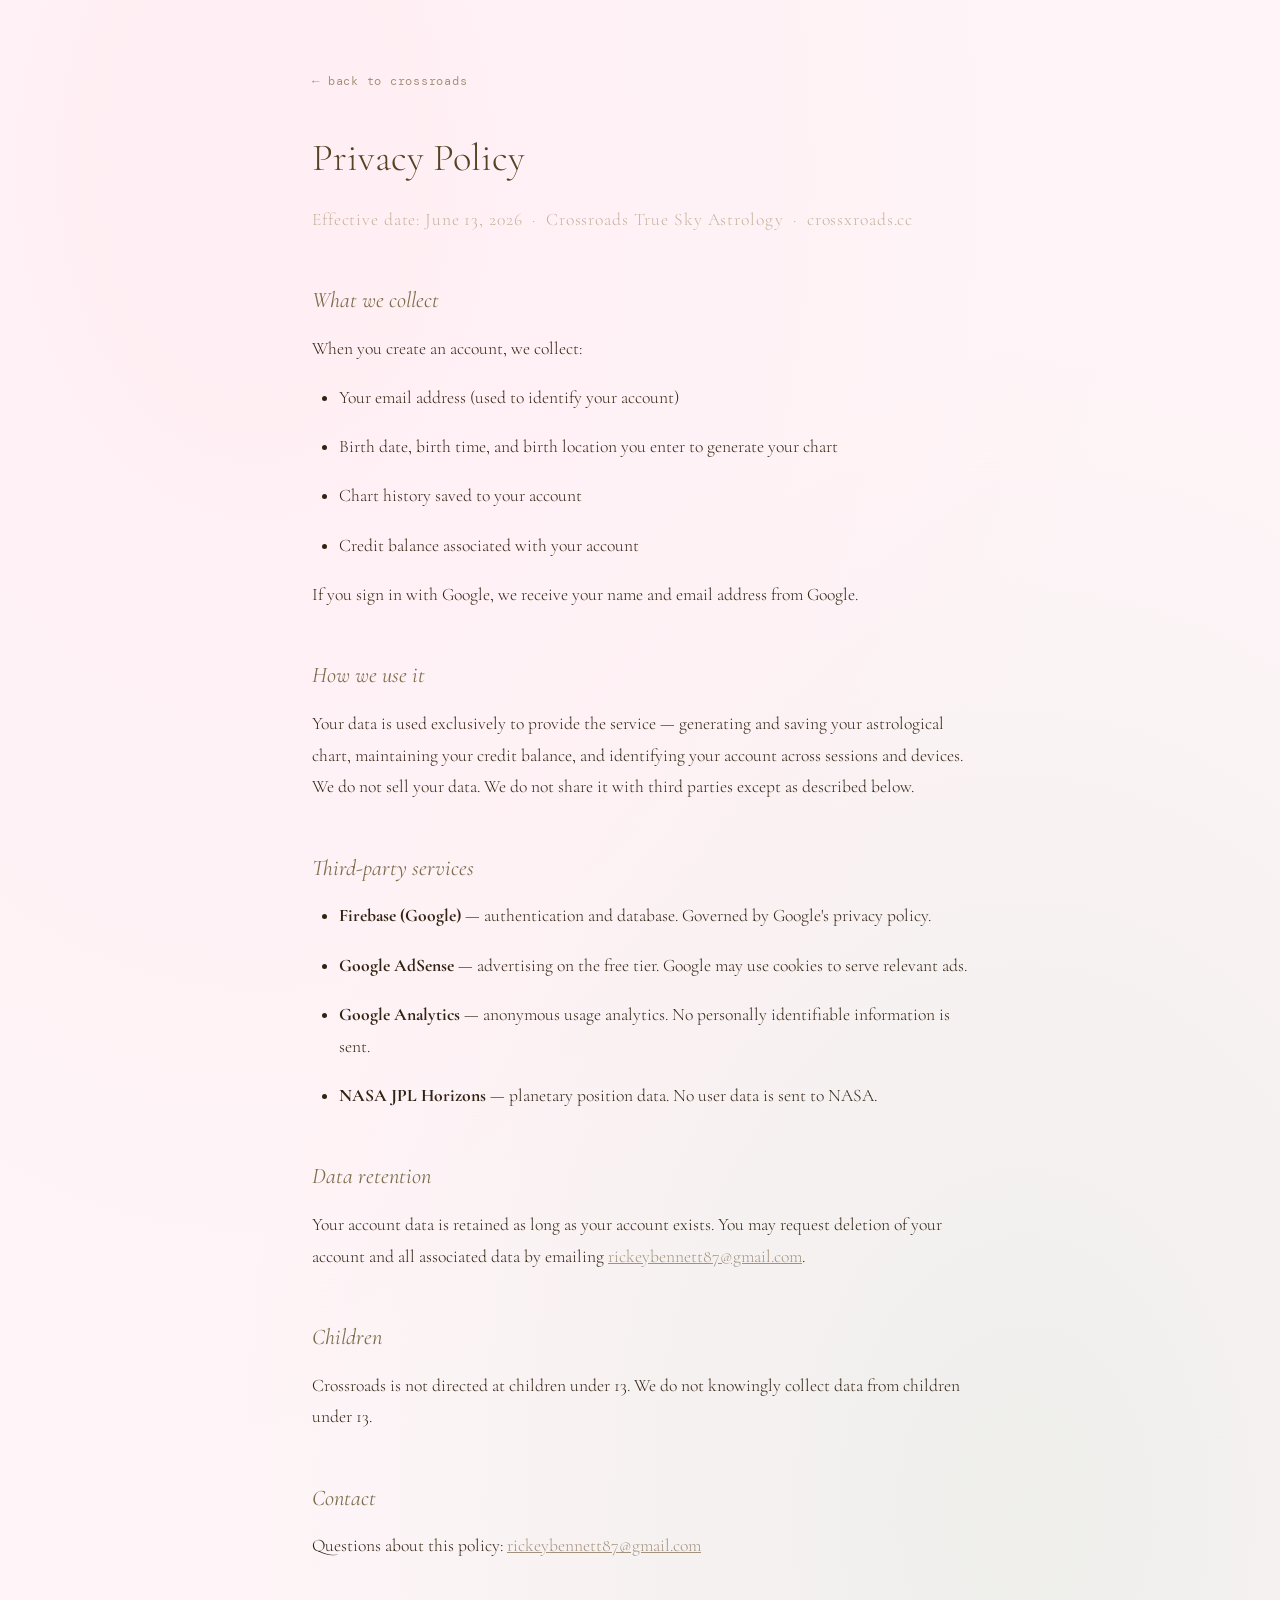
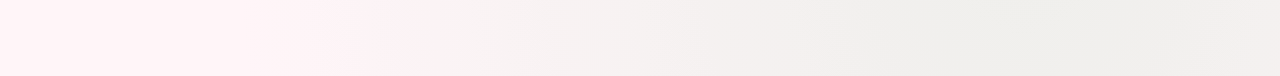
<file: privacy.html>
<!DOCTYPE html>
<html lang="en">
<head>
<meta charset="UTF-8">
<meta name="viewport" content="width=device-width, initial-scale=1.0">
<meta name="theme-color" content="#1a0a0f">
<title>Privacy Policy — Crossroads</title>
<link rel="canonical" href="https://crossxroads.cc/privacy.html">
<link rel="preconnect" href="https://fonts.googleapis.com">
<link href="https://fonts.googleapis.com/css2?family=Cormorant+Garamond:ital,wght@0,300;0,400;0,600;1,300;1,400;1,600&family=DM+Mono:wght@300;400&display=swap" rel="stylesheet">
<link rel="stylesheet" href="style.css">
<style>
  .privacy-page { max-width: 720px; margin: 0 auto; padding: 4rem 2rem 6rem; color: var(--text); }
  .privacy-page h1 { font-family: 'Cormorant Garamond', serif; font-size: 2.4rem; font-weight: 300; color: #c9b99a; margin-bottom: 0.3em; }
  .privacy-page h2 { font-family: 'Cormorant Garamond', serif; font-size: 1.4rem; font-weight: 400; font-style: italic; color: #a09070; margin: 2em 0 0.6em; }
  .privacy-page p, .privacy-page li { font-family: 'Cormorant Garamond', serif; font-size: 1.1rem; line-height: 1.8; font-weight: 300; margin-bottom: 1em; }
  .privacy-page ul { padding-left: 1.5em; }
  .back-link { display: inline-block; margin-bottom: 2rem; font-family: 'DM Mono', monospace; font-size: 0.78rem; color: #7a6a54; text-decoration: none; letter-spacing: 0.06em; }
  .back-link:hover { color: #c9b99a; }
  .meta { font-family: 'DM Mono', monospace; font-size: 0.75rem; color: #5a4a34; letter-spacing: 0.05em; margin-bottom: 2rem; }
</style>
</head>
<body>
<div class="privacy-page">
  <a href="/" class="back-link">← back to crossroads</a>
  <h1>Privacy Policy</h1>
  <p class="meta">Effective date: June 13, 2026 &nbsp;·&nbsp; Crossroads True Sky Astrology &nbsp;·&nbsp; crossxroads.cc</p>

  <h2>What we collect</h2>
  <p>When you create an account, we collect:</p>
  <ul>
    <li>Your email address (used to identify your account)</li>
    <li>Birth date, birth time, and birth location you enter to generate your chart</li>
    <li>Chart history saved to your account</li>
    <li>Credit balance associated with your account</li>
  </ul>
  <p>If you sign in with Google, we receive your name and email address from Google.</p>

  <h2>How we use it</h2>
  <p>Your data is used exclusively to provide the service — generating and saving your astrological chart, maintaining your credit balance, and identifying your account across sessions and devices. We do not sell your data. We do not share it with third parties except as described below.</p>

  <h2>Third-party services</h2>
  <ul>
    <li><strong>Firebase (Google)</strong> — authentication and database. Governed by Google's privacy policy.</li>
    <li><strong>Google AdSense</strong> — advertising on the free tier. Google may use cookies to serve relevant ads.</li>
    <li><strong>Google Analytics</strong> — anonymous usage analytics. No personally identifiable information is sent.</li>
    <li><strong>NASA JPL Horizons</strong> — planetary position data. No user data is sent to NASA.</li>
  </ul>

  <h2>Data retention</h2>
  <p>Your account data is retained as long as your account exists. You may request deletion of your account and all associated data by emailing <a href="mailto:rickeybennett87@gmail.com" style="color:#7a6a54;">rickeybennett87@gmail.com</a>.</p>

  <h2>Children</h2>
  <p>Crossroads is not directed at children under 13. We do not knowingly collect data from children under 13.</p>

  <h2>Contact</h2>
  <p>Questions about this policy: <a href="mailto:rickeybennett87@gmail.com" style="color:#7a6a54;">rickeybennett87@gmail.com</a></p>
</div>
</body>
</html>
</file>
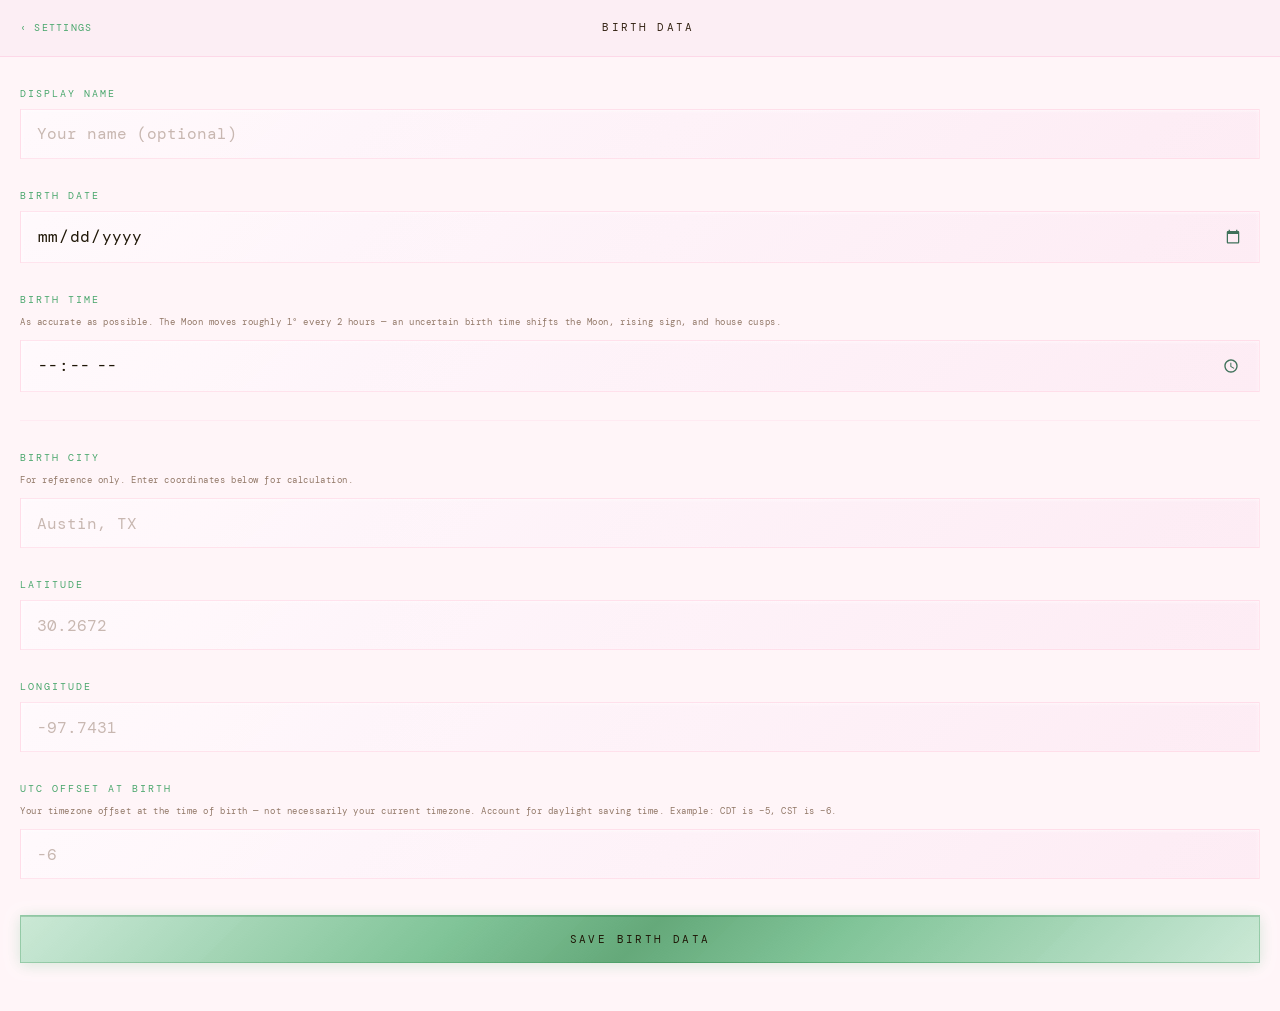
<file: settings-birth-data.html>
<!DOCTYPE html>
<html lang="en">
<head>
<!-- Google tag (gtag.js) -->
<script async src="https://www.googletagmanager.com/gtag/js?id=G-WC611BCKGW"></script>
<script>
  window.dataLayer = window.dataLayer || [];
  function gtag(){dataLayer.push(arguments);}
  gtag('js', new Date());
  gtag('config', 'G-WC611BCKGW');
</script>
<meta charset="UTF-8">
<meta name="viewport" content="width=device-width, initial-scale=1.0, viewport-fit=cover">
<meta name="theme-color" content="#1a0a0f">
<title>Birth Data — Crossroads Settings</title>
<link rel="preconnect" href="https://fonts.googleapis.com">
<link href="https://fonts.googleapis.com/css2?family=Cormorant+Garamond:ital,wght@0,300;0,400;0,600;1,300;1,400;1,600&family=DM+Mono:wght@300;400&display=swap" rel="stylesheet">
<link rel="stylesheet" href="style.css">
<link rel="stylesheet" href="settings.css">
</head>
<body class="settings-body">

<nav class="s-nav">
  <a href="settings.html" class="s-nav-back">‹ Settings</a>
  <span class="s-nav-title">Birth Data</span>
  <span class="s-nav-spacer"></span>
</nav>

<main class="s-sub-body">

  <div class="s-field">
    <label class="s-field-label" for="s-name">Display Name</label>
    <input class="s-input" type="text" id="s-name" placeholder="Your name (optional)" autocomplete="name">
  </div>

  <div class="s-field">
    <label class="s-field-label" for="s-date">Birth Date</label>
    <input class="s-input" type="date" id="s-date">
  </div>

  <div class="s-field">
    <label class="s-field-label" for="s-time">Birth Time</label>
    <span class="s-field-desc">As accurate as possible. The Moon moves roughly 1° every 2 hours — an uncertain birth time shifts the Moon, rising sign, and house cusps.</span>
    <input class="s-input" type="time" id="s-time">
  </div>

  <div class="s-divider"></div>

  <div class="s-field">
    <label class="s-field-label" for="s-city">Birth City</label>
    <span class="s-field-desc">For reference only. Enter coordinates below for calculation.</span>
    <input class="s-input" type="text" id="s-city" placeholder="Austin, TX" autocomplete="off">
  </div>

  <div class="s-field">
    <label class="s-field-label" for="s-lat">Latitude</label>
    <input class="s-input" type="number" id="s-lat" placeholder="30.2672" step="0.0001" min="-90" max="90">
  </div>

  <div class="s-field">
    <label class="s-field-label" for="s-lon">Longitude</label>
    <input class="s-input" type="number" id="s-lon" placeholder="-97.7431" step="0.0001" min="-180" max="180">
  </div>

  <div class="s-field">
    <label class="s-field-label" for="s-utc">UTC Offset at Birth</label>
    <span class="s-field-desc">Your timezone offset at the time of birth — not necessarily your current timezone. Account for daylight saving time. Example: CDT is −5, CST is −6.</span>
    <input class="s-input" type="number" id="s-utc" placeholder="-6" step="0.5" min="-12" max="14">
  </div>

  <button class="s-save-btn" onclick="save()">Save Birth Data</button>

</main>

<script>
(function() {
  const data = JSON.parse(localStorage.getItem('crossroads_birth') || 'null');
  if (!data) return;
  if (data.name) document.getElementById('s-name').value = data.name;
  if (data.date) document.getElementById('s-date').value = data.date;
  if (data.time) document.getElementById('s-time').value = data.time;
  if (data.city) document.getElementById('s-city').value = data.city;
  if (data.lat)  document.getElementById('s-lat').value  = data.lat;
  if (data.lon)  document.getElementById('s-lon').value  = data.lon;
  if (data.utc)  document.getElementById('s-utc').value  = data.utc;
})();

function save() {
  const data = {
    name: document.getElementById('s-name').value,
    date: document.getElementById('s-date').value,
    time: document.getElementById('s-time').value,
    city: document.getElementById('s-city').value,
    lat:  document.getElementById('s-lat').value,
    lon:  document.getElementById('s-lon').value,
    utc:  document.getElementById('s-utc').value,
  };
  localStorage.setItem('crossroads_birth', JSON.stringify(data));
  window.location.href = 'settings.html';
}
</script>
</body>
</html>
</file>
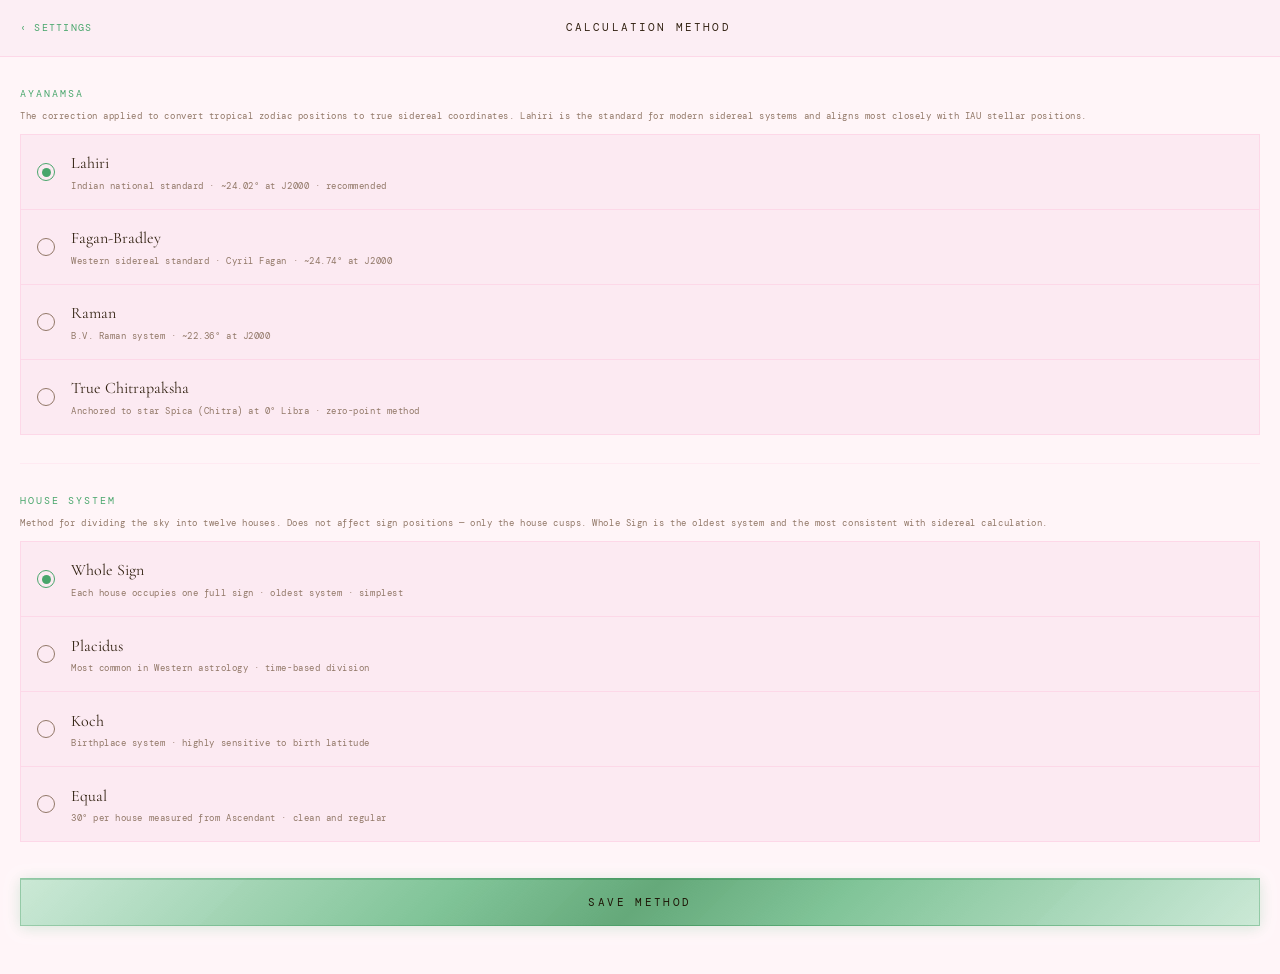
<file: settings-calc-method.html>
<!DOCTYPE html>
<html lang="en">
<head>
<!-- Google tag (gtag.js) -->
<script async src="https://www.googletagmanager.com/gtag/js?id=G-WC611BCKGW"></script>
<script>
  window.dataLayer = window.dataLayer || [];
  function gtag(){dataLayer.push(arguments);}
  gtag('js', new Date());
  gtag('config', 'G-WC611BCKGW');
</script>
<meta charset="UTF-8">
<meta name="viewport" content="width=device-width, initial-scale=1.0, viewport-fit=cover">
<meta name="theme-color" content="#1a0a0f">
<title>Calculation Method — Crossroads Settings</title>
<link rel="preconnect" href="https://fonts.googleapis.com">
<link href="https://fonts.googleapis.com/css2?family=Cormorant+Garamond:ital,wght@0,300;0,400;0,600;1,300;1,400;1,600&family=DM+Mono:wght@300;400&display=swap" rel="stylesheet">
<link rel="stylesheet" href="style.css">
<link rel="stylesheet" href="settings.css">
</head>
<body class="settings-body">

<nav class="s-nav">
  <a href="settings.html" class="s-nav-back">‹ Settings</a>
  <span class="s-nav-title">Calculation Method</span>
  <span class="s-nav-spacer"></span>
</nav>

<main class="s-sub-body">

  <div class="s-field">
    <span class="s-field-label">Ayanamsa</span>
    <span class="s-field-desc">The correction applied to convert tropical zodiac positions to true sidereal coordinates. Lahiri is the standard for modern sidereal systems and aligns most closely with IAU stellar positions.</span>
    <div class="s-radio-group">
      <label class="s-radio-option">
        <input type="radio" name="ayanamsa" value="lahiri">
        <span class="s-radio-dot"></span>
        <span>
          <span class="s-radio-title">Lahiri</span>
          <span class="s-radio-sub">Indian national standard · ~24.02° at J2000 · recommended</span>
        </span>
      </label>
      <label class="s-radio-option">
        <input type="radio" name="ayanamsa" value="fagan">
        <span class="s-radio-dot"></span>
        <span>
          <span class="s-radio-title">Fagan-Bradley</span>
          <span class="s-radio-sub">Western sidereal standard · Cyril Fagan · ~24.74° at J2000</span>
        </span>
      </label>
      <label class="s-radio-option">
        <input type="radio" name="ayanamsa" value="raman">
        <span class="s-radio-dot"></span>
        <span>
          <span class="s-radio-title">Raman</span>
          <span class="s-radio-sub">B.V. Raman system · ~22.36° at J2000</span>
        </span>
      </label>
      <label class="s-radio-option">
        <input type="radio" name="ayanamsa" value="true-chitrapaksha">
        <span class="s-radio-dot"></span>
        <span>
          <span class="s-radio-title">True Chitrapaksha</span>
          <span class="s-radio-sub">Anchored to star Spica (Chitra) at 0° Libra · zero-point method</span>
        </span>
      </label>
    </div>
  </div>

  <div class="s-divider"></div>

  <div class="s-field">
    <span class="s-field-label">House System</span>
    <span class="s-field-desc">Method for dividing the sky into twelve houses. Does not affect sign positions — only the house cusps. Whole Sign is the oldest system and the most consistent with sidereal calculation.</span>
    <div class="s-radio-group">
      <label class="s-radio-option">
        <input type="radio" name="houses" value="whole-sign">
        <span class="s-radio-dot"></span>
        <span>
          <span class="s-radio-title">Whole Sign</span>
          <span class="s-radio-sub">Each house occupies one full sign · oldest system · simplest</span>
        </span>
      </label>
      <label class="s-radio-option">
        <input type="radio" name="houses" value="placidus">
        <span class="s-radio-dot"></span>
        <span>
          <span class="s-radio-title">Placidus</span>
          <span class="s-radio-sub">Most common in Western astrology · time-based division</span>
        </span>
      </label>
      <label class="s-radio-option">
        <input type="radio" name="houses" value="koch">
        <span class="s-radio-dot"></span>
        <span>
          <span class="s-radio-title">Koch</span>
          <span class="s-radio-sub">Birthplace system · highly sensitive to birth latitude</span>
        </span>
      </label>
      <label class="s-radio-option">
        <input type="radio" name="houses" value="equal">
        <span class="s-radio-dot"></span>
        <span>
          <span class="s-radio-title">Equal</span>
          <span class="s-radio-sub">30° per house measured from Ascendant · clean and regular</span>
        </span>
      </label>
    </div>
  </div>

  <button class="s-save-btn" onclick="save()">Save Method</button>

</main>

<script>
(function() {
  const calc = JSON.parse(localStorage.getItem('crossroads_calc') || 'null');
  const ayanamsa = calc?.ayanamsa || 'lahiri';
  const houses   = calc?.houses   || 'whole-sign';
  const ra = document.querySelector(`input[name="ayanamsa"][value="${ayanamsa}"]`);
  const rh = document.querySelector(`input[name="houses"][value="${houses}"]`);
  if (ra) ra.checked = true;
  if (rh) rh.checked = true;
})();

function save() {
  const ayanamsa = document.querySelector('input[name="ayanamsa"]:checked')?.value || 'lahiri';
  const houses   = document.querySelector('input[name="houses"]:checked')?.value   || 'whole-sign';
  localStorage.setItem('crossroads_calc', JSON.stringify({ ayanamsa, houses }));
  window.location.href = 'settings.html';
}
</script>
</body>
</html>
</file>
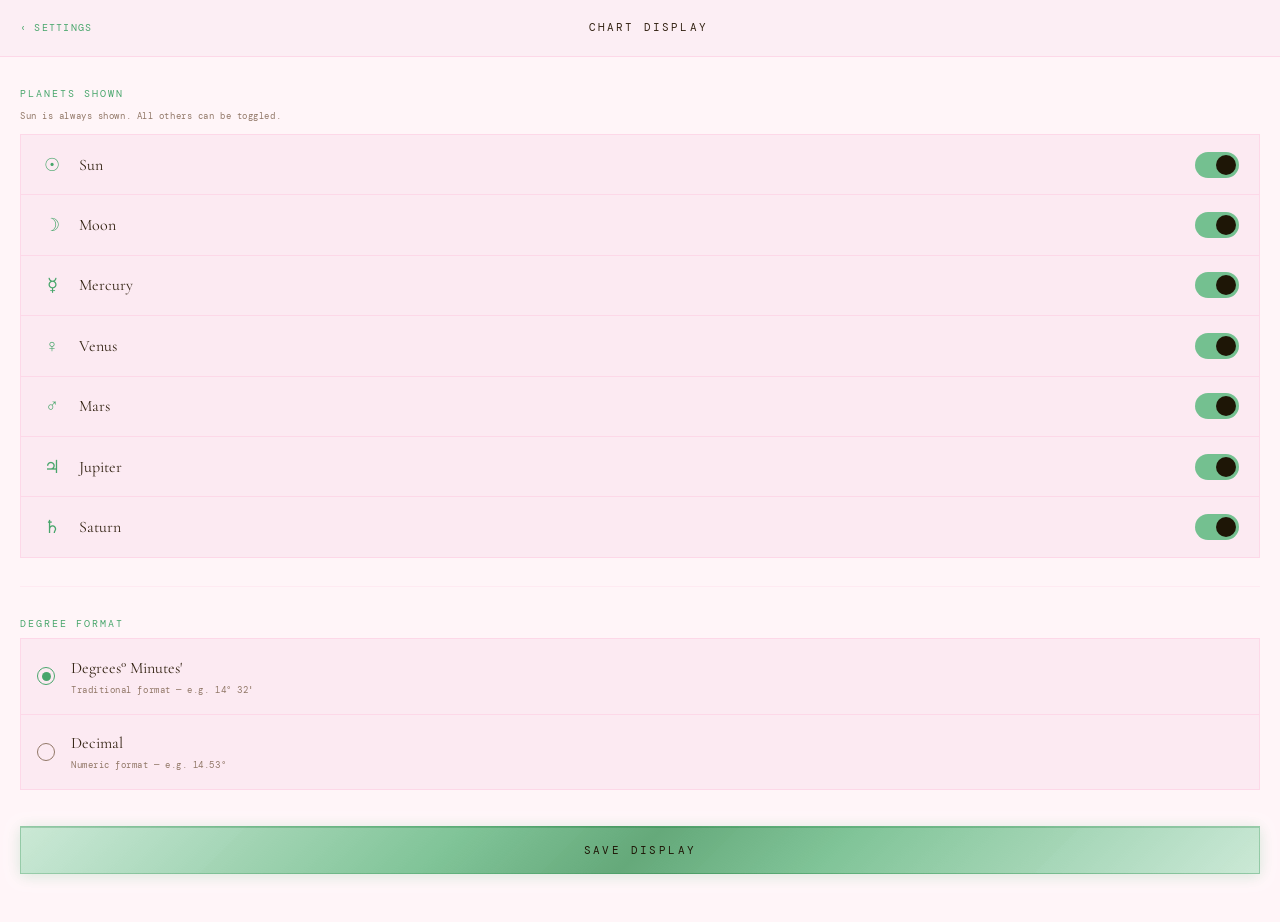
<file: settings-chart-display.html>
<!DOCTYPE html>
<html lang="en">
<head>
<!-- Google tag (gtag.js) -->
<script async src="https://www.googletagmanager.com/gtag/js?id=G-WC611BCKGW"></script>
<script>
  window.dataLayer = window.dataLayer || [];
  function gtag(){dataLayer.push(arguments);}
  gtag('js', new Date());
  gtag('config', 'G-WC611BCKGW');
</script>
<meta charset="UTF-8">
<meta name="viewport" content="width=device-width, initial-scale=1.0, viewport-fit=cover">
<meta name="theme-color" content="#1a0a0f">
<title>Chart Display — Crossroads Settings</title>
<link rel="preconnect" href="https://fonts.googleapis.com">
<link href="https://fonts.googleapis.com/css2?family=Cormorant+Garamond:ital,wght@0,300;0,400;0,600;1,300;1,400;1,600&family=DM+Mono:wght@300;400&display=swap" rel="stylesheet">
<link rel="stylesheet" href="style.css">
<link rel="stylesheet" href="settings.css">
</head>
<body class="settings-body">

<nav class="s-nav">
  <a href="settings.html" class="s-nav-back">‹ Settings</a>
  <span class="s-nav-title">Chart Display</span>
  <span class="s-nav-spacer"></span>
</nav>

<main class="s-sub-body">

  <div class="s-field">
    <span class="s-field-label">Planets Shown</span>
    <span class="s-field-desc">Sun is always shown. All others can be toggled.</span>
    <div class="s-list" style="border:1px solid var(--rule);">

      <div class="s-row s-row-toggle" style="border-bottom:1px solid var(--rule);">
        <span class="s-row-icon">☉</span>
        <span class="s-row-body"><span class="s-row-label">Sun</span></span>
        <label class="s-toggle"><input type="checkbox" checked disabled><span class="s-toggle-track"></span><span class="s-toggle-thumb"></span></label>
      </div>

      <div class="s-row s-row-toggle" style="border-bottom:1px solid var(--rule);">
        <span class="s-row-icon">☽</span>
        <span class="s-row-body"><span class="s-row-label">Moon</span></span>
        <label class="s-toggle"><input type="checkbox" id="p-moon" checked><span class="s-toggle-track"></span><span class="s-toggle-thumb"></span></label>
      </div>

      <div class="s-row s-row-toggle" style="border-bottom:1px solid var(--rule);">
        <span class="s-row-icon">☿</span>
        <span class="s-row-body"><span class="s-row-label">Mercury</span></span>
        <label class="s-toggle"><input type="checkbox" id="p-mercury" checked><span class="s-toggle-track"></span><span class="s-toggle-thumb"></span></label>
      </div>

      <div class="s-row s-row-toggle" style="border-bottom:1px solid var(--rule);">
        <span class="s-row-icon">♀</span>
        <span class="s-row-body"><span class="s-row-label">Venus</span></span>
        <label class="s-toggle"><input type="checkbox" id="p-venus" checked><span class="s-toggle-track"></span><span class="s-toggle-thumb"></span></label>
      </div>

      <div class="s-row s-row-toggle" style="border-bottom:1px solid var(--rule);">
        <span class="s-row-icon">♂</span>
        <span class="s-row-body"><span class="s-row-label">Mars</span></span>
        <label class="s-toggle"><input type="checkbox" id="p-mars" checked><span class="s-toggle-track"></span><span class="s-toggle-thumb"></span></label>
      </div>

      <div class="s-row s-row-toggle" style="border-bottom:1px solid var(--rule);">
        <span class="s-row-icon">♃</span>
        <span class="s-row-body"><span class="s-row-label">Jupiter</span></span>
        <label class="s-toggle"><input type="checkbox" id="p-jupiter" checked><span class="s-toggle-track"></span><span class="s-toggle-thumb"></span></label>
      </div>

      <div class="s-row s-row-toggle">
        <span class="s-row-icon">♄</span>
        <span class="s-row-body"><span class="s-row-label">Saturn</span></span>
        <label class="s-toggle"><input type="checkbox" id="p-saturn" checked><span class="s-toggle-track"></span><span class="s-toggle-thumb"></span></label>
      </div>

    </div>
  </div>

  <div class="s-divider"></div>

  <div class="s-field">
    <span class="s-field-label">Degree Format</span>
    <div class="s-radio-group">
      <label class="s-radio-option">
        <input type="radio" name="deg-format" value="dms">
        <span class="s-radio-dot"></span>
        <span>
          <span class="s-radio-title">Degrees° Minutes'</span>
          <span class="s-radio-sub">Traditional format — e.g. 14° 32'</span>
        </span>
      </label>
      <label class="s-radio-option">
        <input type="radio" name="deg-format" value="decimal">
        <span class="s-radio-dot"></span>
        <span>
          <span class="s-radio-title">Decimal</span>
          <span class="s-radio-sub">Numeric format — e.g. 14.53°</span>
        </span>
      </label>
    </div>
  </div>

  <button class="s-save-btn" onclick="save()">Save Display</button>

</main>

<script>
(function() {
  const d = JSON.parse(localStorage.getItem('crossroads_display') || 'null');
  const planets = ['moon','mercury','venus','mars','jupiter','saturn'];
  planets.forEach(p => {
    const el = document.getElementById('p-' + p);
    if (el && d?.planets) el.checked = d.planets[p] !== false;
  });
  const df = d?.degFormat || 'dms';
  const r = document.querySelector(`input[name="deg-format"][value="${df}"]`);
  if (r) r.checked = true;
})();

function save() {
  const planets = {};
  ['moon','mercury','venus','mars','jupiter','saturn'].forEach(p => {
    planets[p] = document.getElementById('p-' + p)?.checked !== false;
  });
  const degFormat = document.querySelector('input[name="deg-format"]:checked')?.value || 'dms';
  localStorage.setItem('crossroads_display', JSON.stringify({ planets, degFormat }));
  window.location.href = 'settings.html';
}
</script>
</body>
</html>
</file>
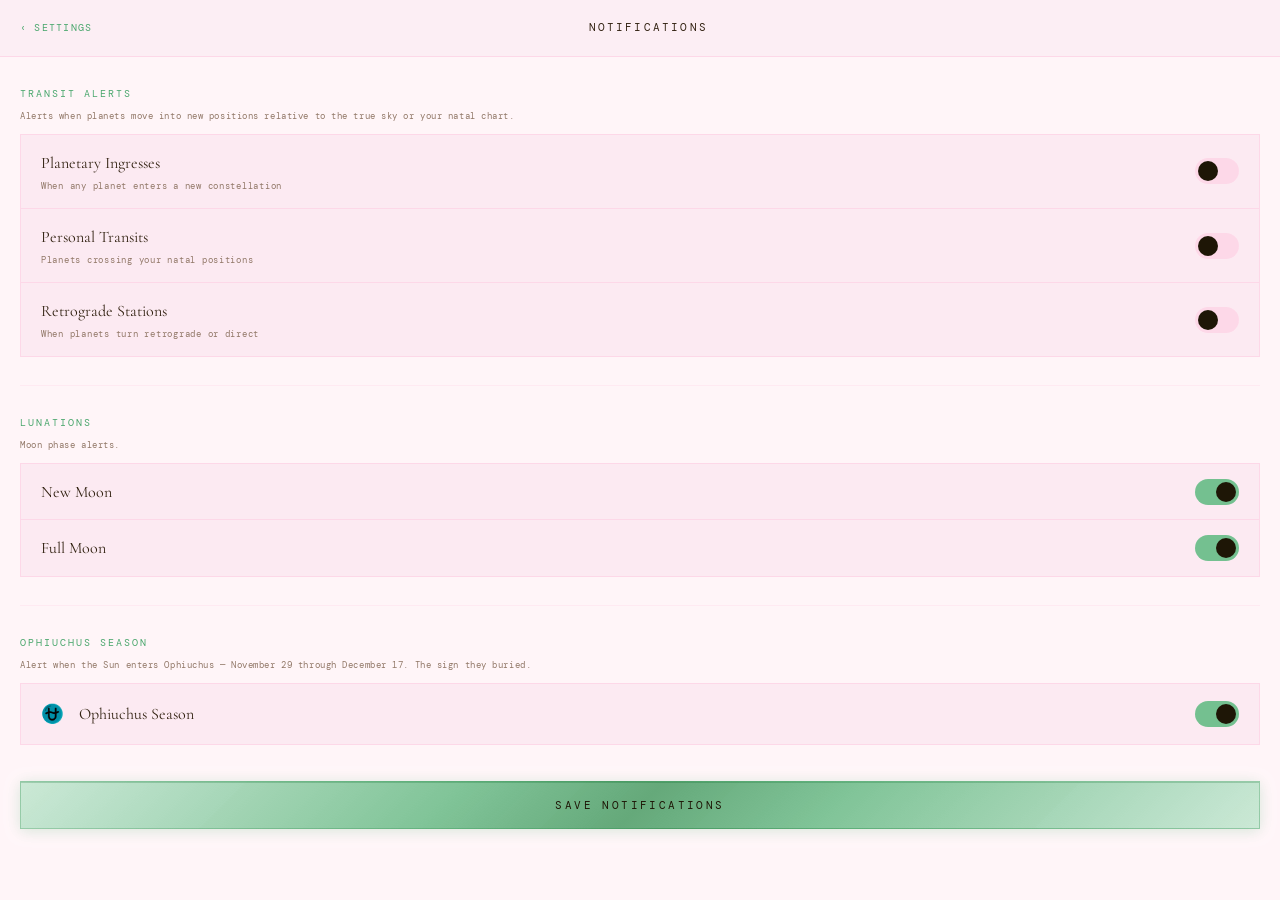
<file: settings-notifications.html>
<!DOCTYPE html>
<html lang="en">
<head>
<!-- Google tag (gtag.js) -->
<script async src="https://www.googletagmanager.com/gtag/js?id=G-WC611BCKGW"></script>
<script>
  window.dataLayer = window.dataLayer || [];
  function gtag(){dataLayer.push(arguments);}
  gtag('js', new Date());
  gtag('config', 'G-WC611BCKGW');
</script>
<meta charset="UTF-8">
<meta name="viewport" content="width=device-width, initial-scale=1.0, viewport-fit=cover">
<meta name="theme-color" content="#1a0a0f">
<title>Notifications — Crossroads Settings</title>
<link rel="preconnect" href="https://fonts.googleapis.com">
<link href="https://fonts.googleapis.com/css2?family=Cormorant+Garamond:ital,wght@0,300;0,400;0,600;1,300;1,400;1,600&family=DM+Mono:wght@300;400&display=swap" rel="stylesheet">
<link rel="stylesheet" href="style.css">
<link rel="stylesheet" href="settings.css">
</head>
<body class="settings-body">

<nav class="s-nav">
  <a href="settings.html" class="s-nav-back">‹ Settings</a>
  <span class="s-nav-title">Notifications</span>
  <span class="s-nav-spacer"></span>
</nav>

<main class="s-sub-body">

  <div class="s-field">
    <span class="s-field-label">Transit Alerts</span>
    <span class="s-field-desc">Alerts when planets move into new positions relative to the true sky or your natal chart.</span>
    <div class="s-list" style="border:1px solid var(--rule);">
      <div class="s-row s-row-toggle" style="border-bottom:1px solid var(--rule);">
        <span class="s-row-body">
          <span class="s-row-label">Planetary Ingresses</span>
          <span class="s-row-desc">When any planet enters a new constellation</span>
        </span>
        <label class="s-toggle"><input type="checkbox" id="n-ingress"><span class="s-toggle-track"></span><span class="s-toggle-thumb"></span></label>
      </div>
      <div class="s-row s-row-toggle" style="border-bottom:1px solid var(--rule);">
        <span class="s-row-body">
          <span class="s-row-label">Personal Transits</span>
          <span class="s-row-desc">Planets crossing your natal positions</span>
        </span>
        <label class="s-toggle"><input type="checkbox" id="n-personal"><span class="s-toggle-track"></span><span class="s-toggle-thumb"></span></label>
      </div>
      <div class="s-row s-row-toggle">
        <span class="s-row-body">
          <span class="s-row-label">Retrograde Stations</span>
          <span class="s-row-desc">When planets turn retrograde or direct</span>
        </span>
        <label class="s-toggle"><input type="checkbox" id="n-retro"><span class="s-toggle-track"></span><span class="s-toggle-thumb"></span></label>
      </div>
    </div>
  </div>

  <div class="s-divider"></div>

  <div class="s-field">
    <span class="s-field-label">Lunations</span>
    <span class="s-field-desc">Moon phase alerts.</span>
    <div class="s-list" style="border:1px solid var(--rule);">
      <div class="s-row s-row-toggle" style="border-bottom:1px solid var(--rule);">
        <span class="s-row-body">
          <span class="s-row-label">New Moon</span>
        </span>
        <label class="s-toggle"><input type="checkbox" id="n-new-moon" checked><span class="s-toggle-track"></span><span class="s-toggle-thumb"></span></label>
      </div>
      <div class="s-row s-row-toggle">
        <span class="s-row-body">
          <span class="s-row-label">Full Moon</span>
        </span>
        <label class="s-toggle"><input type="checkbox" id="n-full-moon" checked><span class="s-toggle-track"></span><span class="s-toggle-thumb"></span></label>
      </div>
    </div>
  </div>

  <div class="s-divider"></div>

  <div class="s-field">
    <span class="s-field-label">Ophiuchus Season</span>
    <span class="s-field-desc">Alert when the Sun enters Ophiuchus — November 29 through December 17. The sign they buried.</span>
    <div class="s-list" style="border:1px solid var(--rule);">
      <div class="s-row s-row-toggle">
        <span class="s-row-icon" style="color:var(--emerald-light);">⛎</span>
        <span class="s-row-body">
          <span class="s-row-label">Ophiuchus Season</span>
        </span>
        <label class="s-toggle"><input type="checkbox" id="n-ophiuchus" checked><span class="s-toggle-track"></span><span class="s-toggle-thumb"></span></label>
      </div>
    </div>
  </div>

  <button class="s-save-btn" onclick="save()">Save Notifications</button>

</main>

<script>
(function() {
  const n = JSON.parse(localStorage.getItem('crossroads_notifications') || 'null');
  if (!n) return;
  ['ingress','personal','retro','new-moon','full-moon','ophiuchus'].forEach(k => {
    const el = document.getElementById('n-' + k);
    if (el && n[k] !== undefined) el.checked = n[k];
  });
})();

function save() {
  const keys = ['ingress','personal','retro','new-moon','full-moon','ophiuchus'];
  const data = {};
  keys.forEach(k => { data[k] = document.getElementById('n-' + k)?.checked || false; });
  localStorage.setItem('crossroads_notifications', JSON.stringify(data));
  window.location.href = 'settings.html';
}
</script>
</body>
</html>
</file>
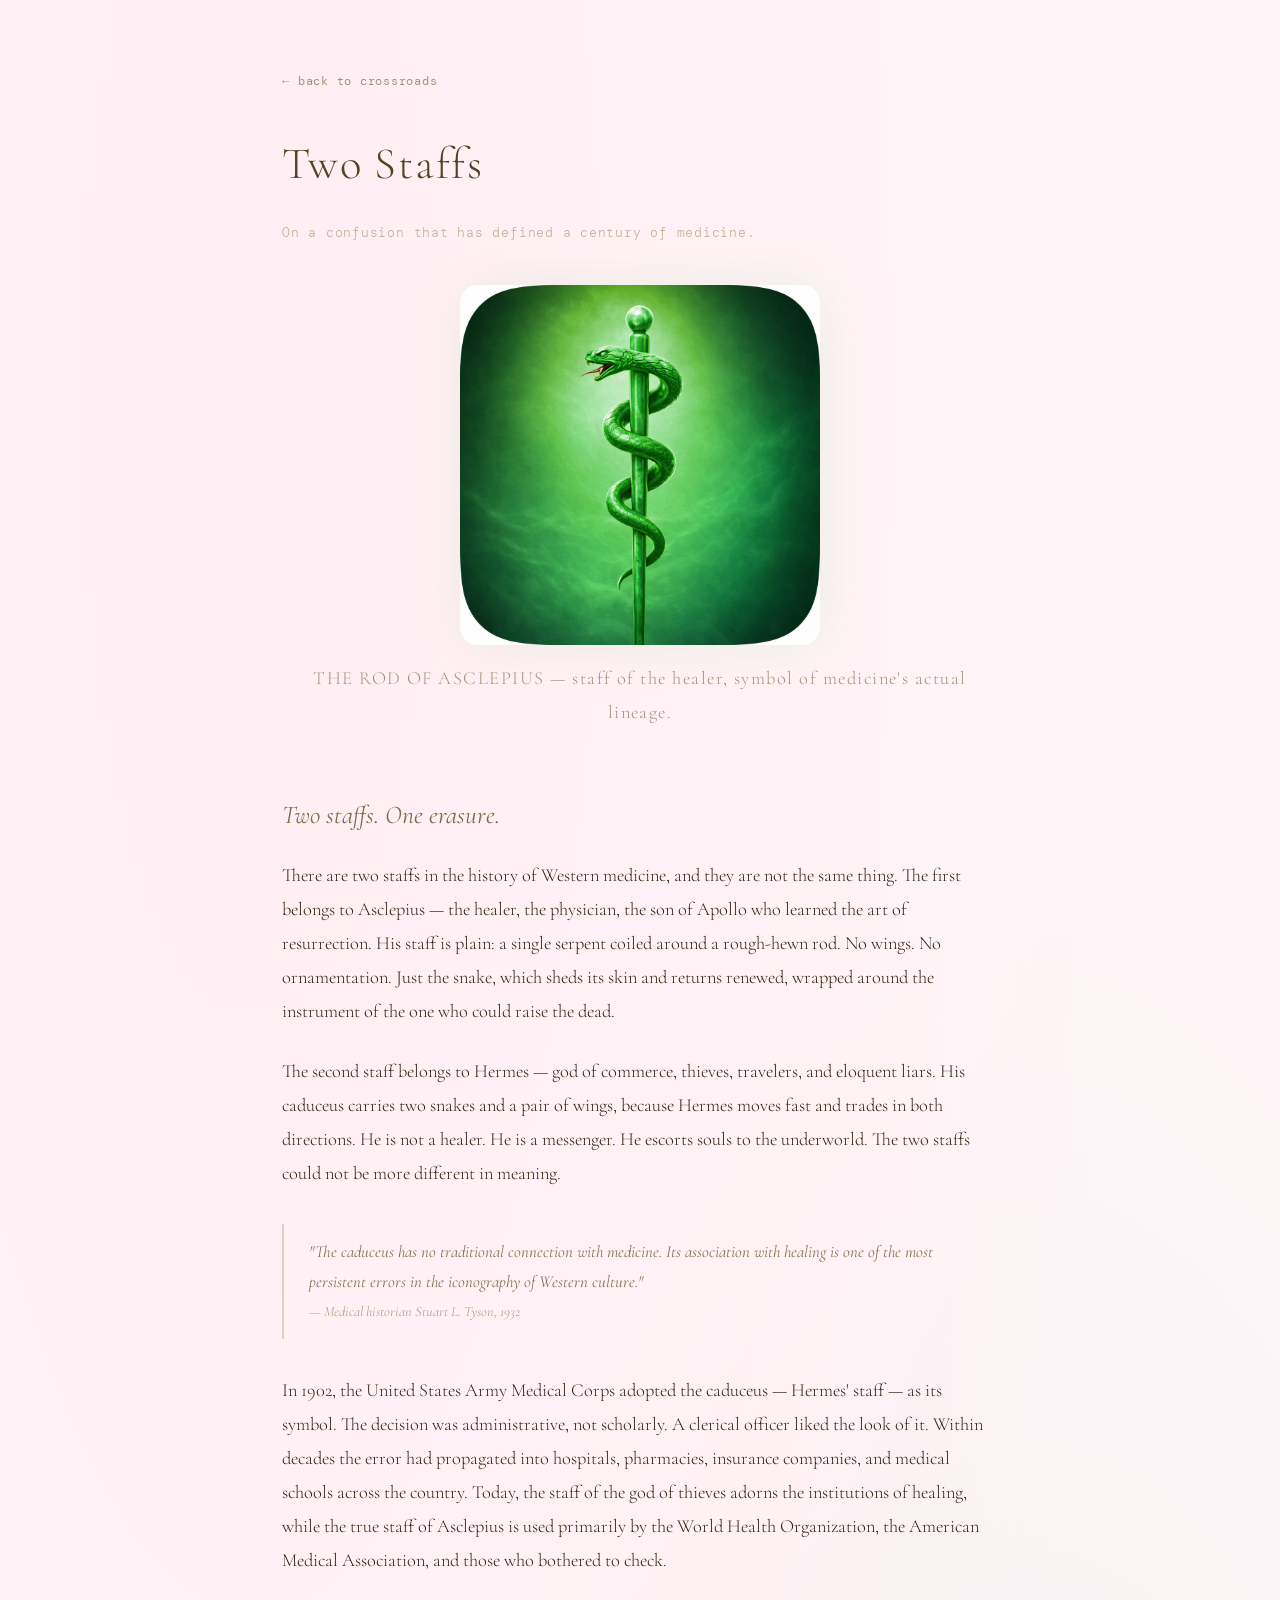
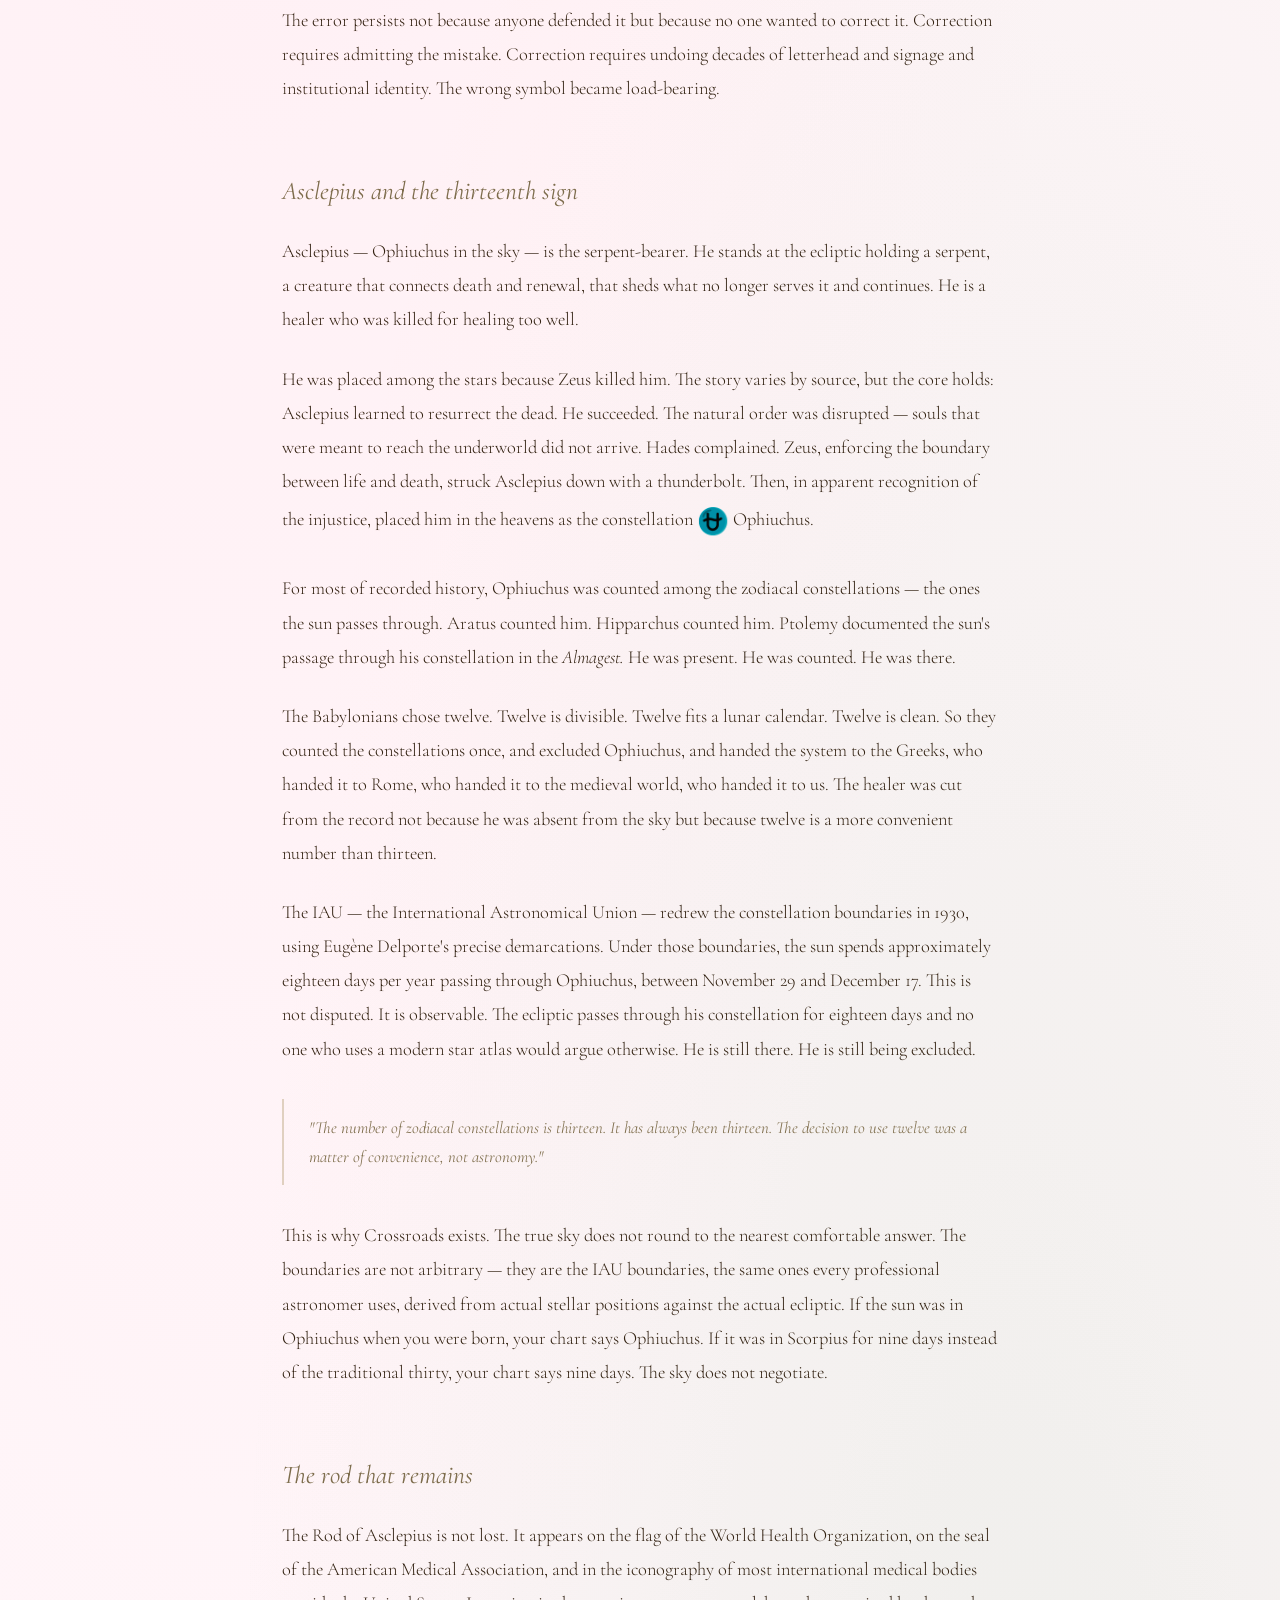
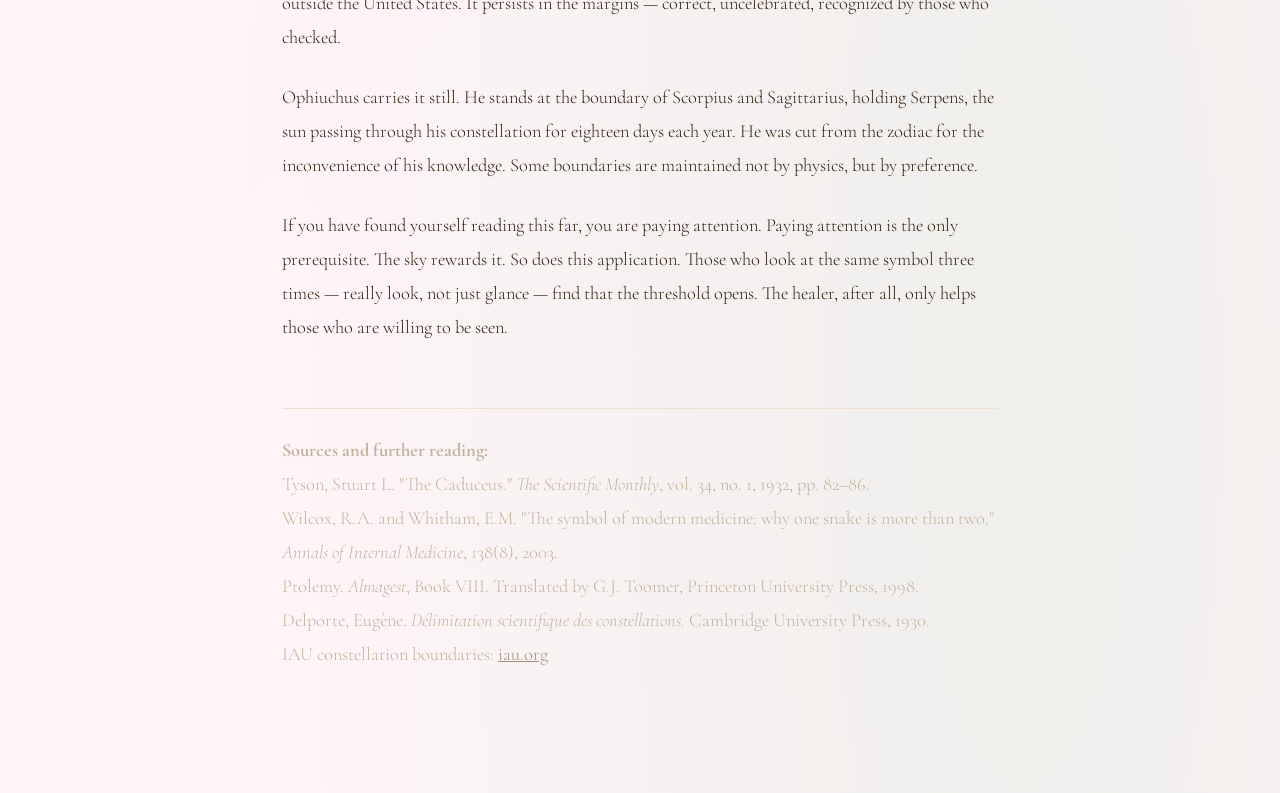
<file: staff.html>
<!DOCTYPE html>
<html lang="en">
<head>
<meta charset="UTF-8">
<meta name="viewport" content="width=device-width, initial-scale=1.0">
<meta name="theme-color" content="#1a0a0f">
<title>Two Staffs — Crossroads</title>
<link rel="preconnect" href="https://fonts.googleapis.com">
<link href="https://fonts.googleapis.com/css2?family=Cormorant+Garamond:ital,wght@0,300;0,400;0,600;1,300;1,400;1,600&family=DM+Mono:wght@300;400&display=swap" rel="stylesheet">
<link rel="stylesheet" href="style.css">
<link rel="canonical" href="https://crossxroads.cc/staff.html">
<style>
  .staff-page {
    max-width: 780px;
    margin: 0 auto;
    padding: 4rem 2rem 6rem;
    color: var(--text, #e8ddd0);
  }
  .staff-page h1 {
    font-family: 'Cormorant Garamond', serif;
    font-size: 2.8rem;
    font-weight: 300;
    letter-spacing: 0.04em;
    margin-bottom: 0.4em;
    color: #c9b99a;
  }
  .staff-page h2 {
    font-family: 'Cormorant Garamond', serif;
    font-size: 1.6rem;
    font-weight: 400;
    font-style: italic;
    color: #a09070;
    margin: 2.5em 0 0.8em;
  }
  .staff-page p {
    font-family: 'Cormorant Garamond', serif;
    font-size: 1.15rem;
    line-height: 1.85;
    margin-bottom: 1.4em;
    font-weight: 300;
  }
  .staff-hero {
    width: 100%;
    max-width: 360px;
    display: block;
    margin: 2.5rem auto 3rem;
    border-radius: 18px;
    box-shadow: 0 0 60px rgba(80,200,120,0.15);
  }
  .staff-caption {
    text-align: center;
    font-family: 'DM Mono', monospace;
    font-size: 0.72rem;
    color: #7a6a54;
    margin-top: -2rem;
    margin-bottom: 3rem;
    letter-spacing: 0.08em;
  }
  .pull-quote {
    border-left: 2px solid #3a2a1a;
    padding: 0.8em 1.5em;
    margin: 2em 0;
    font-style: italic;
    color: #9a8a6a;
    font-size: 1.05rem;
  }
  .footnote {
    font-size: 0.85rem;
    color: #5a4a34;
    line-height: 1.7;
    margin-top: 4rem;
    padding-top: 1.5rem;
    border-top: 1px solid #2a1a0a;
  }
  .back-link {
    display: inline-block;
    margin-bottom: 2rem;
    font-family: 'DM Mono', monospace;
    font-size: 0.78rem;
    color: #7a6a54;
    text-decoration: none;
    letter-spacing: 0.06em;
  }
  .back-link:hover { color: #c9b99a; }
  .ophiuchus-glyph {
    font-size: 1.4em;
    vertical-align: middle;
  }
</style>
</head>
<body>
<div class="staff-page">
  <a href="/" class="back-link">← back to crossroads</a>

  <h1>Two Staffs</h1>
  <p style="font-family:'DM Mono',monospace;font-size:0.8rem;color:#5a4a34;letter-spacing:0.06em;">On a confusion that has defined a century of medicine.</p>

  <img src="jade_asclepios.png" alt="The Rod of Asclepius — single serpent on a plain staff" class="staff-hero">
  <p class="staff-caption">THE ROD OF ASCLEPIUS — staff of the healer, symbol of medicine's actual lineage.</p>

  <h2>Two staffs. One erasure.</h2>

  <p>
    There are two staffs in the history of Western medicine, and they are not the same thing.
    The first belongs to Asclepius — the healer, the physician, the son of Apollo who learned
    the art of resurrection. His staff is plain: a single serpent coiled around a rough-hewn rod.
    No wings. No ornamentation. Just the snake, which sheds its skin and returns renewed, wrapped
    around the instrument of the one who could raise the dead.
  </p>

  <p>
    The second staff belongs to Hermes — god of commerce, thieves, travelers, and eloquent liars.
    His caduceus carries two snakes and a pair of wings, because Hermes moves fast and trades in
    both directions. He is not a healer. He is a messenger. He escorts souls to the underworld.
    The two staffs could not be more different in meaning.
  </p>

  <div class="pull-quote">
    "The caduceus has no traditional connection with medicine. Its association with healing
    is one of the most persistent errors in the iconography of Western culture."
    <br><span style="font-size:0.85em;color:#6a5a44;">— Medical historian Stuart L. Tyson, 1932</span>
  </div>

  <p>
    In 1902, the United States Army Medical Corps adopted the caduceus — Hermes' staff — as its
    symbol. The decision was administrative, not scholarly. A clerical officer liked the look of
    it. Within decades the error had propagated into hospitals, pharmacies, insurance companies,
    and medical schools across the country. Today, the staff of the god of thieves adorns the
    institutions of healing, while the true staff of Asclepius is used primarily by the World
    Health Organization, the American Medical Association, and those who bothered to check.
  </p>

  <p>
    The error persists not because anyone defended it but because no one wanted to correct it.
    Correction requires admitting the mistake. Correction requires undoing decades of letterhead
    and signage and institutional identity. The wrong symbol became load-bearing.
  </p>

  <h2>Asclepius and the thirteenth sign</h2>

  <p>
    Asclepius — Ophiuchus in the sky — is the serpent-bearer. He stands at the ecliptic holding
    a serpent, a creature that connects death and renewal, that sheds what no longer serves it
    and continues. He is a healer who was killed for healing too well.
  </p>

  <p>
    He was placed among the stars because Zeus killed him. The story varies by source, but the
    core holds: Asclepius learned to resurrect the dead. He succeeded. The natural order was
    disrupted — souls that were meant to reach the underworld did not arrive. Hades complained.
    Zeus, enforcing the boundary between life and death, struck Asclepius down with a thunderbolt.
    Then, in apparent recognition of the injustice, placed him in the heavens as the constellation
    <span class="ophiuchus-glyph">⛎</span> Ophiuchus.
  </p>

  <p>
    For most of recorded history, Ophiuchus was counted among the zodiacal constellations — the
    ones the sun passes through. Aratus counted him. Hipparchus counted him. Ptolemy documented
    the sun's passage through his constellation in the <em>Almagest.</em> He was present. He was
    counted. He was there.
  </p>

  <p>
    The Babylonians chose twelve. Twelve is divisible. Twelve fits a lunar calendar. Twelve is
    clean. So they counted the constellations once, and excluded Ophiuchus, and handed the system
    to the Greeks, who handed it to Rome, who handed it to the medieval world, who handed it to us.
    The healer was cut from the record not because he was absent from the sky but because twelve
    is a more convenient number than thirteen.
  </p>

  <p>
    The IAU — the International Astronomical Union — redrew the constellation boundaries in 1930,
    using Eugène Delporte's precise demarcations. Under those boundaries, the sun spends
    approximately eighteen days per year passing through Ophiuchus, between November 29 and
    December 17. This is not disputed. It is observable. The ecliptic passes through his
    constellation for eighteen days and no one who uses a modern star atlas would argue otherwise.
    He is still there. He is still being excluded.
  </p>

  <div class="pull-quote">
    "The number of zodiacal constellations is thirteen. It has always been thirteen.
    The decision to use twelve was a matter of convenience, not astronomy."
  </div>

  <p>
    This is why Crossroads exists. The true sky does not round to the nearest comfortable answer.
    The boundaries are not arbitrary — they are the IAU boundaries, the same ones every
    professional astronomer uses, derived from actual stellar positions against the actual
    ecliptic. If the sun was in Ophiuchus when you were born, your chart says Ophiuchus.
    If it was in Scorpius for nine days instead of the traditional thirty, your chart says nine days.
    The sky does not negotiate.
  </p>

  <h2>The rod that remains</h2>

  <p>
    The Rod of Asclepius is not lost. It appears on the flag of the World Health Organization,
    on the seal of the American Medical Association, and in the iconography of most international
    medical bodies outside the United States. It persists in the margins — correct, uncelebrated,
    recognized by those who checked.
  </p>

  <p>
    Ophiuchus carries it still. He stands at the boundary of Scorpius and Sagittarius, holding
    Serpens, the sun passing through his constellation for eighteen days each year. He was cut
    from the zodiac for the inconvenience of his knowledge. Some boundaries are maintained not
    by physics, but by preference.
  </p>

  <p>
    If you have found yourself reading this far, you are paying attention. Paying attention is
    the only prerequisite. The sky rewards it. So does this application. Those who look at the
    same symbol three times — really look, not just glance — find that the threshold opens.
    The healer, after all, only helps those who are willing to be seen.
  </p>

  <div class="footnote">
    <p><strong>Sources and further reading:</strong><br>
    Tyson, Stuart L. "The Caduceus." <em>The Scientific Monthly</em>, vol. 34, no. 1, 1932, pp. 82–86.<br>
    Wilcox, R.A. and Whitham, E.M. "The symbol of modern medicine: why one snake is more than two." <em>Annals of Internal Medicine</em>, 138(8), 2003.<br>
    Ptolemy. <em>Almagest</em>, Book VIII. Translated by G.J. Toomer, Princeton University Press, 1998.<br>
    Delporte, Eugène. <em>Délimitation scientifique des constellations.</em> Cambridge University Press, 1930.<br>
    IAU constellation boundaries: <a href="https://www.iau.org/public/themes/constellations/" style="color:#7a6a54;">iau.org</a>
    </p>
  </div>
</div>
</body>
</html>
</file>
<file: style.css>
:root {
  --burgundy:     #0f0508;
  --burgundy-mid: #180a10;
  --burgundy-card:#1e0c14;
  --wine:         #5a1020;
  --wine-light:   #7a1a30;
  --emerald:      #1a6636;
  --emerald-light:#2d8a50;
  --emerald-glow: #3daa68;
  --emerald-bright:#6dd890;
  --gold:         #c8992a;
  --parchment:    #f0e8d8;
  --ash:          #9a8070;
  --rule:         #3a1525;
  --text:         #e8d8c8;

  /* Jewel gradients */
  --gem-emerald: linear-gradient(
    135deg,
    rgba(8, 40, 20, 0.95) 0%,
    rgba(29, 110, 58, 0.85) 35%,
    rgba(80, 200, 120, 0.6) 50%,
    rgba(29, 110, 58, 0.85) 65%,
    rgba(8, 40, 20, 0.95) 100%
  );
  --gem-ruby: linear-gradient(
    135deg,
    rgba(10, 3, 6, 0.98) 0%,
    rgba(90, 16, 32, 0.9) 30%,
    rgba(180, 40, 70, 0.7) 48%,
    rgba(90, 16, 32, 0.9) 66%,
    rgba(10, 3, 6, 0.98) 100%
  );
  --gem-garnet: linear-gradient(
    155deg,
    rgba(6, 2, 4, 0.99) 0%,
    rgba(55, 10, 22, 0.92) 40%,
    rgba(130, 25, 55, 0.65) 52%,
    rgba(55, 10, 22, 0.92) 64%,
    rgba(6, 2, 4, 0.99) 100%
  );
}

*, *::before, *::after { box-sizing: border-box; margin: 0; padding: 0; }

html { scroll-behavior: smooth; }

body {
  background: var(--burgundy);
  background-image:
    radial-gradient(ellipse at 20% 10%, rgba(90,16,32,0.18) 0%, transparent 60%),
    radial-gradient(ellipse at 80% 90%, rgba(29,102,54,0.12) 0%, transparent 55%);
  color: var(--text);
  font-family: 'Cormorant Garamond', Georgia, serif;
  font-size: 18px;
  line-height: 1.75;
  min-height: 100vh;
}

.hidden { display: none !important; }

/* ── HERO ── */
.hero {
  min-height: 100svh;
  display: flex;
  align-items: center;
  justify-content: center;
  padding: 3rem 1.25rem;
  background:
    radial-gradient(ellipse at 48% 42%, rgba(160, 35, 65, 0.22) 0%, transparent 55%),
    radial-gradient(ellipse at 52% 58%, rgba(20, 80, 40, 0.15) 0%, transparent 50%),
    radial-gradient(ellipse at 50% 50%, #2a0d18 0%, #0f0508 65%);
  border-bottom: 1px solid rgba(90, 16, 32, 0.6);
  text-align: center;
  padding: 4rem 2rem;
  position: relative;
  overflow: hidden;
}

.hero::before {
  content: '';
  position: absolute;
  inset: 0;
  background:
    radial-gradient(ellipse at 30% 20%, rgba(180, 40, 70, 0.08) 0%, transparent 40%),
    radial-gradient(ellipse at 70% 80%, rgba(60, 180, 100, 0.06) 0%, transparent 40%);
  pointer-events: none;
}

.hero::after {
  content: '';
  position: absolute;
  top: 0; left: 0; right: 0;
  height: 1px;
  background: linear-gradient(90deg, transparent, rgba(180,40,70,0.4), rgba(60,180,100,0.3), transparent);
}

.hero-inner { max-width: 680px; }

.eyebrow {
  font-family: 'DM Mono', monospace;
  font-size: 0.62rem;
  letter-spacing: 0.3em;
  text-transform: uppercase;
  color: var(--emerald-light);
  margin-bottom: 2rem;
}

/* h1 carries Cross + X gradient — clipped to its text glyphs */
.hero h1 {
  color: transparent;
  background: linear-gradient(
    135deg,
    rgba(12,  51, 24,  0.40) 0%,
    rgba(30, 120, 64,  0.40) 18%,
    rgba(93, 204, 136, 0.40) 38%,
    rgba(170,238, 187, 0.40) 50%,
    rgba(93, 204, 136, 0.40) 62%,
    rgba(30, 120, 64,  0.40) 82%,
    rgba(12,  51, 24,  0.40) 100%
  );
  -webkit-background-clip: text;
  background-clip: text;
  -webkit-text-stroke: 1.5px rgba(210, 206, 220, 0.65);
  text-shadow: 4px 3px 3px rgba(0, 0, 0, 0.88);
}

/* X — inline-block so it clips cleanly, same gradient */
.hero-x {
  display: inline-block;
  vertical-align: baseline;
  color: transparent;
  background: linear-gradient(
    135deg,
    rgba(12,  51, 24,  0.40) 0%,
    rgba(93, 204, 136, 0.40) 50%,
    rgba(12,  51, 24,  0.40) 100%
  );
  -webkit-background-clip: text;
  background-clip: text;
  -webkit-text-stroke: 1.5px rgba(210, 206, 220, 0.65);
  text-shadow: 4px 3px 3px rgba(0, 0, 0, 0.88);
}

/* "Roads" — em overrides h1 background for its own glyphs — more saturated, 30% */
.hero h1 em {
  color: transparent;
  background: linear-gradient(
    135deg,
    rgba(8,   60, 22,  0.30) 0%,
    rgba(20, 150, 60,  0.30) 16%,
    rgba(60, 220, 110, 0.30) 36%,
    rgba(130,255, 170, 0.30) 50%,
    rgba(60, 220, 110, 0.30) 64%,
    rgba(20, 150, 60,  0.30) 84%,
    rgba(8,   60, 22,  0.30) 100%
  );
  -webkit-background-clip: text;
  background-clip: text;
  -webkit-text-stroke: 1.5px rgba(210, 206, 220, 0.65);
  text-shadow: 4px 3px 3px rgba(0, 0, 0, 0.88);
}

.hero h1 {
  font-size: clamp(4rem, 14vw, 9rem);
  font-weight: 300;
  line-height: 0.95;
  letter-spacing: -0.02em;
  margin-bottom: 1.5rem;
}

.hero h1 em {
  font-style: oblique 24deg;
  font-weight: 600;
}

.hero-x {
  display: inline-block;
  font-style: normal;
  font-size: 0.75em;
  vertical-align: middle;
  margin: 0 0.04em;
  position: relative;
  top: -0.05em;
}

.hero-sub {
  font-size: clamp(1rem, 2.5vw, 1.3rem);
  color: var(--ash);
  font-weight: 300;
  font-style: italic;
  margin-bottom: 2.5rem;
}

.serpent-rule {
  width: 1px;
  height: 80px;
  background: linear-gradient(to bottom, var(--emerald), transparent);
  margin: 0 auto;
}

/* ── SECTIONS ── */
.section { padding: 3rem 1.25rem; border-bottom: 1px solid var(--rule); }
.section-inner { max-width: 860px; margin: 0 auto; }

@media (min-width: 600px) { .section { padding: 5rem 2rem; } }

.section-label {
  font-family: 'DM Mono', monospace;
  font-size: 0.62rem;
  letter-spacing: 0.28em;
  text-transform: uppercase;
  color: var(--emerald-light);
  border-bottom: 1px solid var(--emerald);
  padding-bottom: 0.3rem;
  margin-bottom: 1rem;
  display: inline-block;
}

.section-title {
  font-size: clamp(1.8rem, 4vw, 3rem);
  font-weight: 300;
  color: var(--parchment);
  line-height: 1.15;
  margin-bottom: 1.5rem;
}

.section-title em { color: var(--emerald-glow); font-style: italic; }

.body-text { color: var(--ash); font-weight: 300; margin-bottom: 1rem; }

/* ── FORM ── */
.entry-section {
  background:
    radial-gradient(ellipse at 60% 30%, rgba(90,16,32,0.14) 0%, transparent 60%),
    var(--burgundy-mid);
}

.birth-form { margin-top: 2rem; }

/* Mobile portrait first — stack by default, expand on wider screens */
.form-row {
  display: grid;
  grid-template-columns: 1fr;
  gap: 1.25rem;
  margin-bottom: 1.25rem;
}

@media (min-width: 600px) {
  .form-row { grid-template-columns: 1fr 1fr; gap: 1.5rem; margin-bottom: 1.5rem; }
}

.form-group { display: flex; flex-direction: column; gap: 0.4rem; }

.form-label {
  font-family: 'DM Mono', monospace;
  font-size: 0.65rem;
  letter-spacing: 0.2em;
  text-transform: uppercase;
  color: var(--emerald-light);
}

.form-hint { color: var(--ash); font-size: 0.6rem; }

.form-input {
  background:
    linear-gradient(135deg, rgba(8,3,6,0.95) 0%, rgba(30,12,20,0.9) 100%);
  border: 1px solid rgba(90,16,32,0.5);
  color: var(--parchment);
  font-family: 'DM Mono', monospace;
  font-size: 1rem;
  padding: 0.9rem 1rem;
  min-height: 48px;
  outline: none;
  transition: border-color 0.2s, box-shadow 0.2s;
  -webkit-appearance: none;
  border-radius: 0;
  width: 100%;
  box-shadow: inset 0 1px 3px rgba(0,0,0,0.6), inset 0 0 0 1px rgba(180,40,70,0.05);
}

.form-input:focus {
  border-color: rgba(45,138,80,0.7);
  box-shadow:
    inset 0 1px 3px rgba(0,0,0,0.6),
    0 0 12px rgba(29,102,54,0.2),
    0 0 2px rgba(80,200,120,0.15);
}
.form-input::placeholder { color: var(--ash); opacity: 0.5; }

.form-input[type="date"]::-webkit-calendar-picker-indicator,
.form-input[type="time"]::-webkit-calendar-picker-indicator {
  filter: invert(0.6) sepia(1) hue-rotate(100deg);
  cursor: pointer;
}

.form-geo-note { margin-bottom: 2rem; }

.geo-btn {
  background: none;
  border: none;
  color: var(--emerald-light);
  font-family: 'DM Mono', monospace;
  font-size: 0.68rem;
  letter-spacing: 0.15em;
  text-transform: uppercase;
  cursor: pointer;
  padding: 0;
  transition: color 0.2s;
}

.geo-btn:hover { color: var(--emerald-glow); }

.submit-btn {
  background: var(--gem-emerald);
  color: var(--parchment);
  border: 1px solid rgba(80,200,120,0.25);
  font-family: 'DM Mono', monospace;
  font-size: 0.72rem;
  letter-spacing: 0.22em;
  text-transform: uppercase;
  padding: 1.1rem 3rem;
  cursor: pointer;
  transition: box-shadow 0.2s, filter 0.2s;
  display: block;
  width: 100%;
  position: relative;
  overflow: hidden;
  box-shadow:
    0 2px 16px rgba(29,102,54,0.3),
    inset 0 1px 0 rgba(110,220,145,0.2);
  text-shadow: 0 1px 4px rgba(0,0,0,0.5);
}

.submit-btn:hover {
  box-shadow:
    0 4px 28px rgba(29,102,54,0.5),
    inset 0 1px 0 rgba(110,220,145,0.35);
  filter: brightness(1.15);
}

/* ── RESULTS ── */
.results-section { background: var(--burgundy); }

.chart-header {
  text-align: center;
  margin-bottom: 3rem;
  padding-bottom: 2rem;
  border-bottom: 1px solid var(--rule);
}

.chart-sun-symbol {
  font-size: 5rem;
  line-height: 1;
  margin-bottom: 0.5rem;
}

.chart-sign-name {
  font-size: clamp(2.5rem, 8vw, 5rem);
  font-weight: 300;
  color: var(--parchment);
  line-height: 1;
}

.chart-sign-name em { color: var(--emerald-glow); font-style: italic; }

.chart-dates {
  font-family: 'DM Mono', monospace;
  font-size: 0.68rem;
  letter-spacing: 0.2em;
  text-transform: uppercase;
  color: var(--emerald-light);
  margin-top: 0.5rem;
}

.chart-mythology {
  font-style: italic;
  color: var(--ash);
  margin-top: 1rem;
  max-width: 540px;
  margin-left: auto;
  margin-right: auto;
}

.correction-note {
  background: var(--burgundy-card);
  border: 1px solid var(--wine);
  padding: 1.25rem 1.5rem;
  margin: 2rem 0;
  font-family: 'DM Mono', monospace;
  font-size: 0.72rem;
  letter-spacing: 0.1em;
  color: var(--gold);
  text-align: center;
}

.planets-grid {
  display: grid;
  grid-template-columns: repeat(2, 1fr);
  gap: 0.75rem;
  margin-top: 1.5rem;
}

@media (min-width: 480px) { .planets-grid { grid-template-columns: repeat(3, 1fr); } }
@media (min-width: 700px) { .planets-grid { grid-template-columns: repeat(auto-fill, minmax(200px, 1fr)); gap: 1rem; margin-top: 2rem; } }

.planet-card {
  background:
    linear-gradient(145deg, rgba(14,5,9,0.97) 0%, rgba(28,10,18,0.93) 60%, rgba(18,6,12,0.97) 100%);
  border: 1px solid rgba(90,16,32,0.45);
  padding: 1.25rem;
  transition: border-color 0.25s, box-shadow 0.25s;
  box-shadow: inset 0 1px 0 rgba(180,40,70,0.08);
  position: relative;
  overflow: hidden;
}

.planet-card::before {
  content: '';
  position: absolute;
  top: 0; left: 30%; right: 30%;
  height: 1px;
  background: linear-gradient(90deg, transparent, rgba(200,60,90,0.2), transparent);
}

.planet-card:hover {
  border-color: rgba(45,138,80,0.5);
  box-shadow:
    inset 0 1px 0 rgba(80,200,120,0.1),
    0 0 18px rgba(29,102,54,0.15);
}

.planet-card-symbol {
  font-size: 2rem;
  line-height: 1;
  margin-bottom: 0.4rem;
}

.planet-card-name {
  font-family: 'DM Mono', monospace;
  font-size: 0.62rem;
  letter-spacing: 0.2em;
  text-transform: uppercase;
  color: var(--emerald-light);
  margin-bottom: 0.25rem;
}

.planet-card-sign {
  font-size: 1.2rem;
  color: var(--parchment);
  font-weight: 300;
}

.planet-card-degree {
  font-family: 'DM Mono', monospace;
  font-size: 0.65rem;
  color: var(--ash);
  margin-top: 0.25rem;
}

/* ── SIGNS GRID ── */
.signs-section {
  background:
    radial-gradient(ellipse at 50% 0%, rgba(90,16,32,0.12) 0%, transparent 60%),
    var(--burgundy-mid);
}

.signs-grid {
  display: grid;
  grid-template-columns: repeat(2, 1fr);
  gap: 1px;
  margin-top: 2rem;
  border: 1px solid rgba(90,16,32,0.4);
  background: rgba(90,16,32,0.2);
}

@media (min-width: 480px) { .signs-grid { grid-template-columns: repeat(3, 1fr); } }
@media (min-width: 700px) { .signs-grid { grid-template-columns: repeat(auto-fill, minmax(180px, 1fr)); } }

.sign-tile {
  background: linear-gradient(160deg, rgba(22,8,14,0.97) 0%, rgba(16,5,10,0.99) 100%);
  padding: 1.5rem 1.25rem;
  border: none;
  transition: background 0.25s, box-shadow 0.25s;
  cursor: default;
  position: relative;
}

.sign-tile::after {
  content: '';
  position: absolute;
  top: 0; left: 20%; right: 20%;
  height: 1px;
  background: linear-gradient(90deg, transparent, rgba(180,40,70,0.12), transparent);
}

.sign-tile:hover {
  background: linear-gradient(160deg, rgba(45,15,25,0.97) 0%, rgba(30,10,18,0.99) 100%);
  box-shadow: inset 0 0 20px rgba(90,16,32,0.15);
}

.sign-tile.is-ophiuchus {
  border-left: 2px solid rgba(45,138,80,0.6);
  background: linear-gradient(160deg, rgba(8,20,12,0.97) 0%, rgba(5,15,9,0.99) 100%);
  box-shadow: inset 2px 0 12px rgba(29,102,54,0.12);
}

.sign-tile.is-ophiuchus::after {
  background: linear-gradient(90deg, transparent, rgba(80,200,120,0.1), transparent);
}

.sign-tile-symbol { font-size: 2.2rem; line-height: 1; margin-bottom: 0.5rem; }

.sign-tile-name {
  font-size: 1.1rem;
  color: var(--parchment);
  font-weight: 400;
  margin-bottom: 0.2rem;
}

.sign-tile-dates {
  font-family: 'DM Mono', monospace;
  font-size: 0.58rem;
  letter-spacing: 0.12em;
  text-transform: uppercase;
  color: var(--emerald-light);
}

/* ── OPHIUCHUS FEATURE ── */
.ophiuchus-section {
  background: radial-gradient(ellipse at 50% 50%, #1f0d15 0%, var(--burgundy) 80%);
}

.ophiuchus-inner {
  display: grid;
  grid-template-columns: 1fr;
  gap: 2rem;
  align-items: start;
}

.ophiuchus-symbol { text-align: center; }

@media (min-width: 680px) {
  .ophiuchus-inner { grid-template-columns: auto 1fr; gap: 4rem; }
  .ophiuchus-symbol { text-align: left; }
}

.ophiuchus-symbol {
  font-size: 8rem;
  line-height: 1;
  color: var(--emerald-light);
  opacity: 0.7;
}

/* ── WHY ── */
.why-section { background: var(--burgundy); }

.why-grid {
  display: grid;
  grid-template-columns: 1fr;
  gap: 1rem;
  margin-top: 2rem;
}

@media (min-width: 600px) { .why-grid { grid-template-columns: 1fr 1fr; gap: 1.5rem; margin-top: 2.5rem; } }

.why-card {
  background: linear-gradient(145deg, rgba(12,4,8,0.98) 0%, rgba(24,8,15,0.94) 100%);
  border: 1px solid rgba(90,16,32,0.4);
  padding: 1.75rem;
  box-shadow:
    inset 0 1px 0 rgba(180,40,70,0.07),
    inset 0 -1px 0 rgba(0,0,0,0.3);
}

.why-icon {
  font-size: 1.5rem;
  color: var(--emerald);
  margin-bottom: 0.75rem;
}

.why-card h3 {
  font-size: 1.2rem;
  color: var(--parchment);
  font-weight: 400;
  margin-bottom: 0.5rem;
}

.why-card p { color: var(--ash); font-size: 0.95rem; font-weight: 300; }

/* ── ECLIPTIC STRIP ── */
.ecliptic-wrap { margin-bottom: 2.5rem; }

.ecliptic-strip-label {
  font-family: 'DM Mono', monospace;
  font-size: 0.58rem;
  letter-spacing: 0.18em;
  text-transform: uppercase;
  color: var(--ash);
  margin-bottom: 0.5rem;
}

#eclipticStrip {
  position: relative;
  height: 36px;
  border: 1px solid var(--rule);
  overflow: visible;
  background: rgba(10,4,7,0.6);
}

.ecl-band {
  position: absolute;
  top: 0; bottom: 0;
  display: flex;
  align-items: center;
  justify-content: center;
  border-right: 1px solid rgba(255,255,255,0.04);
  overflow: hidden;
  transition: filter 0.2s;
}

.ecl-band:hover { filter: brightness(1.5); }

.ecl-ophiuchus { background: rgba(29,102,54,0.22); }
.ecl-scorpius  { background: rgba(90,16,32,0.3); }

.ecl-label {
  font-size: 0.65rem;
  color: rgba(255,255,255,0.3);
  pointer-events: none;
  user-select: none;
}

.ecl-sun-marker, .ecl-moon-marker {
  position: absolute;
  top: 50%;
  transform: translate(-50%, -50%);
  border-radius: 50%;
  pointer-events: none;
  z-index: 2;
}

.ecl-sun-marker {
  width: 13px; height: 13px;
  background: #FFD866;
  box-shadow: 0 0 10px 4px rgba(255,216,102,0.35);
}

.ecl-moon-marker {
  width: 9px; height: 9px;
  background: #B0C4DE;
  box-shadow: 0 0 8px 3px rgba(176,196,222,0.3);
}

/* ── SIGN DESC + TRAITS ── */
.sign-desc-block {
  font-style: italic;
  color: var(--ash);
  font-size: 1rem;
  margin: 1.5rem 0 1rem;
  max-width: 620px;
}

.traits-grid {
  display: flex;
  flex-wrap: wrap;
  gap: 0.4rem;
  margin-bottom: 1.5rem;
}

.trait-pill {
  font-family: 'DM Mono', monospace;
  font-size: 0.6rem;
  letter-spacing: 0.12em;
  text-transform: uppercase;
  color: var(--emerald-bright);
  background: rgba(29,102,54,0.15);
  border: 1px solid rgba(45,138,80,0.3);
  padding: 0.2rem 0.6rem;
  white-space: nowrap;
}

/* ── SIGN BADGES (element/polarity/days) ── */
.sign-badges {
  display: flex;
  flex-wrap: wrap;
  gap: 0.5rem;
  justify-content: center;
  margin-top: 0.75rem;
  margin-bottom: 0.5rem;
}

.sign-badge {
  font-family: 'DM Mono', monospace;
  font-size: 0.58rem;
  letter-spacing: 0.14em;
  text-transform: uppercase;
  padding: 0.18rem 0.55rem;
  border: 1px solid;
}

.badge-element  { color: var(--gold);          border-color: rgba(200,153,42,0.35); background: rgba(200,153,42,0.08); }
.badge-polarity { color: var(--ash);            border-color: rgba(154,128,112,0.3); background: rgba(154,128,112,0.07); }
.badge-days     { color: var(--emerald-light);  border-color: rgba(45,138,80,0.3);  background: rgba(29,102,54,0.08); }

/* ── ASCENDANT CARD ── */
.asc-card {
  background: linear-gradient(145deg, rgba(8,20,14,0.97) 0%, rgba(14,35,22,0.93) 100%);
  border: 1px solid rgba(45,138,80,0.4);
  padding: 1.25rem 1.5rem;
  margin: 1.5rem 0;
  box-shadow: inset 0 1px 0 rgba(80,200,120,0.1);
}

.asc-label {
  font-family: 'DM Mono', monospace;
  font-size: 0.62rem;
  letter-spacing: 0.2em;
  text-transform: uppercase;
  color: var(--emerald-light);
  margin-bottom: 0.5rem;
}

.asc-body { display: flex; align-items: baseline; gap: 0.75rem; }

.asc-symbol { font-size: 1.8rem; line-height: 1; }

.asc-name {
  font-size: 1.4rem;
  color: var(--parchment);
  font-weight: 300;
}

.asc-degree {
  font-family: 'DM Mono', monospace;
  font-size: 0.68rem;
  color: var(--ash);
}

/* ── OPHIUCHUS PLANET CARD ── */
.planet-card-oph {
  border-color: rgba(45,138,80,0.5) !important;
  background: linear-gradient(145deg, rgba(5,18,10,0.97) 0%, rgba(14,38,22,0.93) 60%, rgba(8,22,14,0.97) 100%) !important;
}

.planet-card-oph::before {
  background: linear-gradient(90deg, transparent, rgba(80,200,120,0.15), transparent) !important;
}

/* ── TRADITIONAL COMPARISON ── */
.trad-compare {
  margin-top: 2rem;
  padding: 0.9rem 1.25rem;
  border: 1px solid var(--rule);
  background: rgba(15,5,8,0.5);
  font-family: 'DM Mono', monospace;
  font-size: 0.65rem;
  letter-spacing: 0.1em;
  display: flex;
  flex-wrap: wrap;
  gap: 0.4rem 0.75rem;
  align-items: center;
}

.trad-label { color: var(--ash); text-transform: uppercase; }
.trad-val   { color: var(--parchment); }
.trad-true  { color: var(--emerald-glow); }
.trad-sep   { color: var(--rule); }

/* ── JPL VERIFICATION BADGE ── */
.jpl-badge {
  font-family: 'DM Mono', monospace;
  font-size: 0.72rem;
  letter-spacing: 0.02em;
  padding: 0.55rem 1rem;
  border-radius: 4px;
  margin-bottom: 1.5rem;
  line-height: 1.5;
  transition: all 0.3s ease;
}
.jpl-hidden   { display: none; }
.jpl-pending  { display: block; color: var(--ash); background: rgba(154,128,112,0.08); border: 1px solid rgba(154,128,112,0.2); }
.jpl-ok       { display: block; color: var(--emerald-bright); background: rgba(29,102,54,0.12); border: 1px solid rgba(61,170,104,0.3); }
.jpl-ok strong{ color: var(--emerald-glow); }
.jpl-warn     { display: block; color: var(--gold); background: rgba(200,153,42,0.08); border: 1px solid rgba(200,153,42,0.25); }
.jpl-offline  { display: block; color: var(--ash); background: rgba(30,12,20,0.6); border: 1px dashed var(--rule); }

/* ── HOUSES GRID ── */
.houses-grid {
  display: grid;
  grid-template-columns: repeat(auto-fill, minmax(140px, 1fr));
  gap: 0.6rem;
  margin-bottom: 1.5rem;
}
.house-cell {
  background: var(--burgundy-card);
  border: 1px solid var(--rule);
  border-radius: 6px;
  padding: 0.7rem 0.8rem;
  position: relative;
}
.house-cell.dominant {
  border-color: var(--gold);
  box-shadow: 0 0 10px rgba(200,153,42,0.2);
}
.house-num-large {
  font-family: 'DM Mono', monospace;
  font-size: 0.65rem;
  color: var(--ash);
  letter-spacing: 0.08em;
  margin-bottom: 0.25rem;
}
.house-sign {
  font-size: 0.9rem;
  color: var(--parchment);
  font-weight: 600;
}
.house-theme {
  font-size: 0.65rem;
  color: var(--ash);
  margin-top: 0.2rem;
  line-height: 1.3;
}
.house-planets {
  margin-top: 0.35rem;
  font-size: 1rem;
  letter-spacing: 0.1em;
  color: var(--emerald-bright);
}
.house-num { font-size: 0.65rem; color: var(--ash); font-family: 'DM Mono',monospace; }

/* ── ASPECT LIST ── */
.aspect-list { display: flex; flex-direction: column; gap: 0.35rem; margin-bottom: 1rem; }
.aspect-row {
  display: flex; align-items: center; gap: 0.6rem;
  font-family: 'DM Mono', monospace; font-size: 0.75rem;
  color: var(--text); padding: 0.3rem 0.5rem;
  background: rgba(30,12,20,0.4); border-radius: 4px;
}
.asp-body  { color: var(--parchment); flex: 1; }
.asp-glyph { font-size: 1rem; color: var(--gold); min-width: 1.2rem; text-align:center; }
.asp-orb   { color: var(--ash); min-width: 3rem; text-align: right; }

/* ── TRANSIT LIST ── */
.transit-list { display: flex; flex-direction: column; gap: 0.3rem; margin-bottom: 1.5rem; }
.transit-row {
  display: flex; align-items: center; gap: 0.5rem; flex-wrap: wrap;
  font-family: 'DM Mono', monospace; font-size: 0.73rem;
  color: var(--text); padding: 0.35rem 0.6rem;
  background: rgba(30,12,20,0.4); border-left: 2px solid transparent; border-radius: 0 4px 4px 0;
}
.transit-row.exact    { border-left-color: var(--gold);          background: rgba(200,153,42,0.06); }
.transit-row.applying { border-left-color: var(--emerald-light); }
.transit-row.retrograde { font-style: italic; }
.tr-transiting { color: var(--parchment); font-weight:600; min-width: 5rem; }
.tr-glyph      { font-size: 1rem; color: var(--gold); min-width:1rem; }
.tr-natal      { color: var(--ash); flex:1; }
.tr-house      { font-size: 0.65rem; color: var(--emerald-bright); min-width:2rem; }
.tr-orb        { color: var(--ash); min-width: 2.5rem; text-align:right; }
.tr-dur        { color: var(--ash); font-size: 0.65rem; }
.tr-apply      { color: var(--emerald-light); font-size: 0.65rem; }
.retrograde-badge { font-size: 0.65rem; color: var(--wine-light); margin-left: 0.15rem; }

/* ── DOMINANT CARDS ── */
.dominant-card, .dominant-house-card {
  border-radius: 8px; padding: 1.2rem 1.5rem; margin-bottom: 1rem;
}
.dominant-card       { border: 1px solid rgba(200,153,42,0.4); background: rgba(200,153,42,0.06); }
.dominant-house-card { border: 1px solid rgba(61,170,104,0.4); background: rgba(29,102,54,0.07); }
.dominant-label { font-family:'DM Mono',monospace; font-size:0.65rem; letter-spacing:.1em; color:var(--ash); margin-bottom:.4rem; }
.dominant-name  { font-size: 1.2rem; color: var(--parchment); font-weight: 600; margin-bottom: .3rem; }
.dominant-sub   { font-size: 0.75rem; color: var(--ash); }

/* ── UNIVERSAL CARD ── */
.universal-card {
  border: 1px solid rgba(200,153,42,0.3); background: rgba(200,153,42,0.04);
  border-radius: 8px; padding: 1.2rem 1.5rem; margin-bottom: 1rem;
}
.universal-dominant { font-size: 1.15rem; color: var(--gold); font-weight: 600; margin-bottom: .3rem; }
.universal-sub      { font-size: 0.75rem; color: var(--ash); }

/* ── MUNDANE ASPECT CARDS ── */
.mundane-aspect-card {
  background: rgba(30,12,20,0.5); border: 1px solid var(--rule);
  border-radius: 6px; padding: 0.8rem 1rem; margin-bottom: 0.6rem;
}
.mundane-bodies { font-size: 1rem; color: var(--parchment); font-weight: 600; margin-bottom: .25rem; }
.mundane-orb    { font-family: 'DM Mono',monospace; font-size: 0.65rem; color: var(--ash); margin-bottom: .4rem; }
.mundane-desc   { font-size: 0.8rem; color: var(--text); line-height: 1.5; font-style: italic; }

/* ── CURRENT SKY DIVIDER ── */
.current-sky-divider {
  display: flex; align-items: center; gap: 1rem;
  margin: 3rem 0 2rem; color: var(--ash);
  font-family: 'DM Mono', monospace; font-size: 0.7rem; letter-spacing: .12em; text-transform: uppercase;
}
.current-sky-divider::before,
.current-sky-divider::after {
  content: ''; flex: 1; height: 1px; background: var(--rule);
}

/* ── CURRENT SKY CONTEXT ── */
.current-sky-context {
  display: flex; flex-wrap: wrap; gap: 0.5rem; margin-top: 1rem; margin-bottom: 0.5rem;
}
.current-sky-context span {
  font-family: 'DM Mono', monospace; font-size: 0.7rem;
  color: var(--ash); background: rgba(30,12,20,0.5);
  border: 1px solid var(--rule); border-radius: 3px; padding: .2rem .5rem;
}

/* ── ANGULAR PLANET CARD ── */
.planet-card-angular { border-color: var(--gold); box-shadow: 0 0 8px rgba(200,153,42,0.15); }

/* ── FULL ASPECT MATRIX ── */
.matrix-details { margin-top: 2rem; }
.matrix-details summary {
  font-family: 'DM Mono', monospace; font-size: 0.7rem; color: var(--ash);
  cursor: pointer; padding: .4rem 0; letter-spacing: .05em;
}
.aspect-matrix { margin-top: .75rem; }
.matrix-row {
  display: grid; grid-template-columns: 1fr 1.5rem 1fr 3rem;
  gap: 0.4rem; padding: 0.2rem 0.4rem;
  font-family: 'DM Mono', monospace; font-size: 0.65rem; color: var(--ash);
}
.matrix-row.transit        { color: var(--emerald-bright); }
.matrix-row.current-current { color: var(--gold); }
.matrix-row.natal-natal    { color: var(--parchment); }

/* ── FOOTER ── */
.footer {
  padding: 4rem 2rem;
  text-align: center;
  background: var(--burgundy-mid);
  border-top: 1px solid var(--rule);
}

.footer-symbol { font-size: 3rem; color: var(--emerald); margin-bottom: 0.5rem; }

.footer-name {
  font-size: 2rem;
  font-weight: 300;
  color: var(--parchment);
  margin-bottom: 0.75rem;
}

.footer-name em { color: var(--emerald-glow); font-style: italic; }

.footer-mono {
  font-family: 'DM Mono', monospace;
  font-size: 0.62rem;
  letter-spacing: 0.2em;
  text-transform: uppercase;
  color: var(--emerald-light);
  margin-bottom: 1rem;
}

.footer-note { font-size: 0.8rem; color: var(--ash); font-weight: 300; max-width: 540px; margin: 0 auto; }

/* ════════════════════════════════════════════════════════════════════════════
   ORACLE OVERLAY
   Full-screen threshold gate. Fades in when #oracleOverlay loses .hidden.
   NEXT: Nothing — complete. JS in app.js handles show/hide.
   ════════════════════════════════════════════════════════════════════════════ */
.oracle-overlay {
  position: fixed;
  inset: 0;
  z-index: 9000;
  background: rgba(4, 1, 3, 0.97);
  display: flex;
  align-items: center;
  justify-content: center;
  padding: 2rem;
  animation: oracle-fade-in 0.8s ease both;
  overflow-y: auto;
}

@keyframes oracle-fade-in {
  from { opacity: 0; }
  to   { opacity: 1; }
}

.oracle-overlay-inner {
  max-width: 560px;
  text-align: center;
}

.oracle-overlay-symbol {
  font-size: 4rem;
  color: var(--gold);
  margin-bottom: 2rem;
  animation: oracle-glow 3s ease-in-out infinite alternate;
}

@keyframes oracle-glow {
  from { text-shadow: 0 0 12px rgba(200,153,42,0.4); }
  to   { text-shadow: 0 0 32px rgba(200,153,42,0.9), 0 0 60px rgba(200,153,42,0.3); }
}

.oracle-tolkien {
  font-style: italic;
  font-size: 1.1rem;
  color: var(--parchment);
  line-height: 1.9;
  border: none;
  margin: 0 0 1.5rem;
  padding: 0;
}

.oracle-tolkien-attr {
  display: block;
  font-style: normal;
  font-family: 'DM Mono', monospace;
  font-size: 0.62rem;
  letter-spacing: 0.2em;
  color: var(--ash);
  margin-top: 0.75rem;
}

.oracle-rule {
  width: 60px;
  height: 1px;
  background: linear-gradient(90deg, transparent, var(--gold), transparent);
  margin: 1.5rem auto;
}

.oracle-msg {
  color: var(--ash);
  font-size: 1rem;
  font-weight: 300;
  line-height: 1.8;
  margin-bottom: 1rem;
}

.oracle-msg-em {
  color: var(--parchment);
  font-style: italic;
}

.oracle-enter-btn {
  background: none;
  border: 1px solid rgba(200,153,42,0.5);
  color: var(--gold);
  font-family: 'DM Mono', monospace;
  font-size: 0.72rem;
  letter-spacing: 0.25em;
  text-transform: uppercase;
  padding: 1rem 2.5rem;
  cursor: pointer;
  margin-top: 1rem;
  transition: border-color 0.2s, box-shadow 0.2s, color 0.2s;
}

.oracle-enter-btn:hover {
  border-color: var(--gold);
  color: var(--parchment);
  box-shadow: 0 0 20px rgba(200,153,42,0.25);
}

/* ── Oracle trigger in header ── */
.oracle-trigger {
  font-size: 1.4rem;
  color: rgba(255,255,255,0.08);
  cursor: pointer;
  margin-top: 1.5rem;
  transition: color 0.3s;
  user-select: none;
  line-height: 1;
}

.oracle-trigger:hover { color: rgba(255,255,255,0.15); }

.oracle-trigger.oracle-active {
  color: var(--gold);
  text-shadow: 0 0 16px rgba(200,153,42,0.6);
  animation: oracle-glow 3s ease-in-out infinite alternate;
}

/* body[data-mode=oracle]: hide banner ad slots (replaced by TMI house ads via JS) */
body[data-mode=oracle] .ad-slot { display: none; }
body[data-mode=oracle] .oracle-ad { display: block; }

/* ── Ad slots ── */
.ad-slot {
  width: 100%;
  min-height: 0;
  text-align: center;
  overflow: hidden;
}

.ad-leaderboard { padding: 0.5rem 0; }
.ad-rect { margin: 1rem 0; }

/* ── TMI / MAESTRO house ads ── */
.house-ad {
  display: block;
  padding: 1rem 1.5rem;
  text-decoration: none;
  border: 1px solid rgba(200,153,42,0.25);
  background: rgba(200,153,42,0.04);
  transition: border-color 0.2s, background 0.2s;
  margin: 0.5rem auto;
  max-width: 640px;
  text-align: center;
}

.house-ad:hover { border-color: rgba(200,153,42,0.5); background: rgba(200,153,42,0.08); }

.house-ad-tmi   { border-color: rgba(200,153,42,0.3); }
.house-ad-maestro { border-color: rgba(45,138,80,0.3); background: rgba(29,102,54,0.04); }
.house-ad-maestro:hover { border-color: rgba(45,138,80,0.5); background: rgba(29,102,54,0.08); }

.house-ad-mark {
  font-family: 'DM Mono', monospace;
  font-size: 0.72rem;
  letter-spacing: 0.18em;
  text-transform: uppercase;
  color: var(--gold);
  margin-bottom: 0.3rem;
}

.house-ad-maestro .house-ad-mark { color: var(--emerald-bright); }

.house-ad-sub { font-size: 0.85rem; color: var(--ash); }

/* ── Wheel ── */
.wheel-wrap {
  width: 100%;
  max-width: 420px;
  margin: 1.5rem auto 2rem;
  display: flex;
  justify-content: center;
}

.wheel-wrap .wheel-svg {
  width: 100%;
  height: auto;
  display: block;
}

/* ── Reading output ── */
.reading-output {
  margin-top: 2.5rem;
  padding-top: 2rem;
  border-top: 1px solid var(--rule);
}

.reading-header { margin-bottom: 1.5rem; }

.reading-block {
  margin-bottom: 1.5rem;
  padding: 1.25rem 1.5rem;
  border-left: 2px solid var(--rule);
  background: rgba(20, 8, 14, 0.5);
  font-size: 1rem;
  color: var(--text);
  line-height: 1.85;
}

.reading-block p { margin-bottom: 0.75rem; }
.reading-block p:last-child { margin-bottom: 0; }

.reading-identity   { border-left-color: var(--gold); }
.reading-projection { border-left-color: var(--emerald-light); }
.reading-emotion    { border-left-color: rgba(100,140,200,0.5); }
.reading-vocation   { border-left-color: rgba(180,80,80,0.5); }
.reading-synthesis  { border-left-color: rgba(255,255,255,0.1); font-style: italic; }

.reading-transit-line {
  font-family: 'DM Mono', monospace;
  font-size: 0.75rem;
  color: var(--ash);
  border-bottom: 1px solid rgba(255,255,255,0.04);
  padding-bottom: 0.4rem;
  margin-bottom: 0.4rem;
}

.reading-hint {
  font-family: 'DM Mono', monospace;
  font-size: 0.62rem;
  color: var(--ash);
  letter-spacing: 0.1em;
  text-align: center;
  padding: 1rem;
  opacity: 0.6;
}

/* Oracle mode: reading blocks shift to a slightly cooler, starker palette */
body[data-mode=oracle] .reading-block {
  background: rgba(4, 2, 8, 0.7);
  color: var(--parchment);
}

body[data-mode=oracle] .reading-output { border-top-color: rgba(200,153,42,0.3); }

/* ── Credits bar ── */
.credits-bar {
  display: flex;
  align-items: center;
  gap: 1rem;
  flex-wrap: wrap;
  margin-top: 2rem;
  padding: 0.75rem 1rem;
  border: 1px solid var(--rule);
  background: rgba(15,5,8,0.5);
}

.credits-display {
  font-family: 'DM Mono', monospace;
  font-size: 0.68rem;
  letter-spacing: 0.15em;
  text-transform: uppercase;
  color: var(--gold);
}

.earn-credits-btn {
  background: none;
  border: none;
  color: var(--emerald-light);
  font-family: 'DM Mono', monospace;
  font-size: 0.65rem;
  letter-spacing: 0.12em;
  text-transform: uppercase;
  cursor: pointer;
  padding: 0;
  transition: color 0.2s;
}

.earn-credits-btn:hover { color: var(--emerald-glow); }

/* ── Premium buttons ── */
.premium-btns {
  display: flex;
  gap: 1rem;
  flex-wrap: wrap;
  margin-top: 1rem;
}

.premium-btn {
  flex: 1;
  min-width: 200px;
  background: var(--gem-garnet);
  border: 1px solid rgba(180,40,70,0.3);
  color: var(--parchment);
  font-family: 'DM Mono', monospace;
  font-size: 0.65rem;
  letter-spacing: 0.15em;
  text-transform: uppercase;
  padding: 0.9rem 1.25rem;
  cursor: pointer;
  transition: box-shadow 0.2s, filter 0.2s;
}

.premium-btn:hover {
  box-shadow: 0 0 20px rgba(180,40,70,0.25);
  filter: brightness(1.15);
}

/* ── Premium sections (synastry / quarterly) ── */
.premium-section {
  margin-top: 1.5rem;
  padding-top: 1.5rem;
  border-top: 1px solid var(--rule);
}

.synastry-form { margin-top: 1.5rem; }

/* ── Quarterly prediction timeline ── */
.quarterly-progress {
  font-family: 'DM Mono', monospace;
  font-size: 0.7rem;
  color: var(--ash);
  padding: 0.5rem 0;
}

.quarterly-timeline { margin-top: 1rem; }

.quarterly-week {
  margin-bottom: 1.25rem;
  padding: 0.75rem 1rem;
  border-left: 2px solid var(--rule);
  background: rgba(20,8,14,0.4);
}

.quarterly-week-label {
  font-family: 'DM Mono', monospace;
  font-size: 0.62rem;
  letter-spacing: 0.18em;
  text-transform: uppercase;
  color: var(--emerald-light);
  margin-bottom: 0.5rem;
}

.quarterly-transit {
  font-family: 'DM Mono', monospace;
  font-size: 0.72rem;
  color: var(--text);
  padding: 0.2rem 0;
}

/* ── Credits modal ── */
.credits-modal {
  position: fixed;
  inset: 0;
  z-index: 8000;
  background: rgba(4,1,3,0.88);
  display: flex;
  align-items: center;
  justify-content: center;
  padding: 1.5rem;
  animation: oracle-fade-in 0.2s ease both;
}

.credits-modal-inner {
  background: var(--burgundy-card);
  border: 1px solid rgba(200,153,42,0.3);
  padding: 2rem;
  max-width: 420px;
  width: 100%;
  box-shadow: 0 8px 40px rgba(0,0,0,0.7);
}

.credits-modal-title {
  font-family: 'DM Mono', monospace;
  font-size: 0.68rem;
  letter-spacing: 0.2em;
  text-transform: uppercase;
  color: var(--gold);
  margin-bottom: 1.25rem;
}

.credits-modal-body {
  font-size: 0.95rem;
  color: var(--text);
  line-height: 1.7;
  margin-bottom: 1.5rem;
}

.credits-modal-actions { display: flex; gap: 0.75rem; }

.credits-modal-confirm {
  flex: 1;
  background: var(--gem-emerald);
  border: 1px solid rgba(80,200,120,0.25);
  color: var(--parchment);
  font-family: 'DM Mono', monospace;
  font-size: 0.65rem;
  letter-spacing: 0.18em;
  text-transform: uppercase;
  padding: 0.75rem 1rem;
  cursor: pointer;
  transition: filter 0.2s;
}

.credits-modal-confirm:hover { filter: brightness(1.2); }

.credits-modal-cancel {
  background: none;
  border: 1px solid var(--rule);
  color: var(--ash);
  font-family: 'DM Mono', monospace;
  font-size: 0.65rem;
  letter-spacing: 0.1em;
  text-transform: uppercase;
  padding: 0.75rem 1rem;
  cursor: pointer;
  transition: border-color 0.2s;
}

.credits-modal-cancel:hover { border-color: var(--ash); }

/* ── Quarterly transit interpretation text ── */
.quarterly-transit-text {
  font-size: 0.82rem;
  color: var(--ash);
  font-style: italic;
  line-height: 1.6;
  padding: 0.2rem 0 0.5rem 1.2rem;
  border-left: 1px solid rgba(255,255,255,0.05);
  margin-left: 0.5rem;
  margin-bottom: 0.4rem;
}

/* ════════════════════════════════════════════════════════════════════════════
   AUTH WALL
   ════════════════════════════════════════════════════════════════════════════ */
#authWall {
  min-height: 100vh;
  display: flex;
  align-items: center;
  justify-content: center;
  background: var(--burgundy);
  padding: 2rem;
}
.auth-inner {
  width: 100%;
  max-width: 400px;
  background: var(--burgundy-card);
  border: 1px solid var(--rule);
  border-radius: 12px;
  padding: 2.5rem 2rem;
  display: flex;
  flex-direction: column;
  gap: 1rem;
}
.auth-logo {
  font-family: 'Cormorant Garamond', serif;
  font-size: 2rem;
  font-weight: 300;
  color: var(--parchment);
  text-align: center;
  margin-bottom: 0.5rem;
}
.auth-sub {
  font-family: 'DM Mono', monospace;
  font-size: 0.75rem;
  color: var(--ash);
  text-align: center;
  letter-spacing: 0.04em;
  margin-bottom: 0.5rem;
}
.auth-input {
  width: 100%;
  background: var(--burgundy-mid);
  border: 1px solid var(--rule);
  border-radius: 6px;
  padding: 0.75rem 1rem;
  color: var(--text);
  font-family: 'DM Mono', monospace;
  font-size: 0.85rem;
  box-sizing: border-box;
}
.auth-input:focus { outline: none; border-color: var(--emerald-light); }
.auth-btn {
  width: 100%;
  padding: 0.75rem 1rem;
  border: none;
  border-radius: 6px;
  font-family: 'DM Mono', monospace;
  font-size: 0.85rem;
  cursor: pointer;
  letter-spacing: 0.04em;
}
.auth-btn-google {
  background: #fff;
  color: #333;
  display: flex;
  align-items: center;
  justify-content: center;
}
.auth-actions { display: flex; gap: 0.75rem; }
.auth-btn-primary  { background: var(--emerald); color: #fff; flex: 1; }
.auth-btn-secondary { background: transparent; color: var(--ash); border: 1px solid var(--rule); flex: 1; }
.auth-divider {
  text-align: center;
  font-family: 'DM Mono', monospace;
  font-size: 0.72rem;
  color: var(--ash);
  position: relative;
}
.auth-error {
  font-family: 'DM Mono', monospace;
  font-size: 0.75rem;
  color: #e05050;
  text-align: center;
}
#appShell.hidden, #authWall.hidden { display: none; }

/* sign-out button in header */
.sign-out-btn {
  font-family: 'DM Mono', monospace;
  font-size: 0.72rem;
  color: var(--ash);
  background: none;
  border: 1px solid var(--rule);
  border-radius: 4px;
  padding: 0.3rem 0.75rem;
  cursor: pointer;
  letter-spacing: 0.04em;
}
.sign-out-btn:hover { color: var(--text); }

/* ════════════════════════════════════════════════════════════════════════════
   MOBILE POLISH — 480px breakpoint additions
   NEXT: Test on real 375px device. Add more overrides if needed.
   ════════════════════════════════════════════════════════════════════════════ */
@media (max-width: 480px) {
  .tr-dur, .tr-apply { display: none; }
  .transit-row { flex-wrap: wrap; }
  .chart-header { padding: 1.5rem 1rem; }
  .chart-sun-symbol { font-size: 3rem; }
  .chart-sign-name { font-size: 2rem; }
  .houses-grid { grid-template-columns: 1fr 1fr; }
  .wheel-wrap { max-width: 320px; }
  .ad-leaderboard { max-width: 320px; margin: 0 auto; }
  .aspect-row { font-size: 0.7rem; }
  .dominant-card, .dominant-house-card, .universal-card { padding: 1rem; }
  .premium-btns { flex-direction: column; }
  .premium-btn { min-width: unset; }
  .reading-block { padding: 1rem; font-size: 0.9rem; }
  .credits-bar { flex-direction: column; align-items: flex-start; gap: 0.5rem; }
}

/* ── Now Reading — scope grid + output ──────────────────────────────────────── */
.scope-grid {
  display: grid;
  grid-template-columns: repeat(3, 1fr);
  gap: 0.75rem;
  margin-bottom: 2rem;
}
.scope-btn {
  font-family: 'Cormorant Garamond', serif;
  font-size: 1rem;
  font-weight: 400;
  color: var(--text);
  background: rgba(201,185,154,0.05);
  border: 1px solid var(--rule);
  border-radius: 4px;
  padding: 0.9rem 0.5rem;
  cursor: pointer;
  letter-spacing: 0.03em;
  transition: background 0.2s, border-color 0.2s;
}
.scope-btn:hover { background: rgba(201,185,154,0.12); border-color: var(--gold); color: var(--gold); }
.now-reading-block { margin-top: 2rem; }
.now-reading-scope-label {
  font-family: 'DM Mono', monospace;
  font-size: 0.72rem;
  color: var(--ash);
  letter-spacing: 0.1em;
  margin-bottom: 1.2rem;
}
.now-reading-block p {
  font-family: 'Cormorant Garamond', serif;
  font-size: 1.15rem;
  font-weight: 300;
  line-height: 1.85;
  margin-bottom: 1.1em;
  color: var(--text);
}
.now-reading-moon { color: var(--ash) !important; font-style: italic; }
.now-reading-oracle-voice { color: var(--gold); font-style: italic; font-size: 0.9rem !important; }
.premium-btn-now { border-color: var(--gold); color: var(--gold); }
@media (max-width: 480px) { .scope-grid { grid-template-columns: repeat(2, 1fr); } }

/* ── Light mode: full inversion ─────────────────────────────────────────────── */
@media (prefers-color-scheme: light) {
  html { filter: invert(1) hue-rotate(180deg); }
  img, video, canvas, svg, .wheel-wrap { filter: invert(1) hue-rotate(180deg); }
}
</file>
<file: settings.css>
/* Crossroads — Settings UI */

.settings-body {
  background: var(--burgundy);
  min-height: 100svh;
}

/* ── NAV ── */
.s-nav {
  display: flex;
  align-items: center;
  min-height: 56px;
  background: var(--burgundy-mid);
  border-bottom: 1px solid var(--rule);
  position: sticky;
  top: 0;
  z-index: 100;
  padding: 0 0.5rem;
}

.s-nav-back {
  display: flex;
  align-items: center;
  padding: 0 0.75rem;
  height: 56px;
  color: var(--emerald-light);
  font-family: 'DM Mono', monospace;
  font-size: 0.65rem;
  letter-spacing: 0.12em;
  text-transform: uppercase;
  text-decoration: none;
  transition: color 0.2s;
  white-space: nowrap;
}

.s-nav-back:hover { color: var(--emerald-glow); }

.s-nav-title {
  flex: 1;
  text-align: center;
  font-family: 'DM Mono', monospace;
  font-size: 0.68rem;
  letter-spacing: 0.2em;
  text-transform: uppercase;
  color: var(--text);
}

.s-nav-spacer {
  min-width: 80px; /* mirrors back button width */
}

/* ── MAIN ── */
.s-main {
  padding-bottom: 3rem;
}

/* ── GROUPS ── */
.s-group {
  margin-top: 2rem;
}

.s-group-label {
  font-family: 'DM Mono', monospace;
  font-size: 0.58rem;
  letter-spacing: 0.28em;
  text-transform: uppercase;
  color: var(--emerald-light);
  padding: 0 1.25rem 0.5rem;
}

.s-list {
  border-top: 1px solid var(--rule);
  border-bottom: 1px solid var(--rule);
}

/* ── ROWS ── */
.s-row {
  display: flex;
  align-items: center;
  min-height: 56px;
  padding: 0.85rem 1.25rem;
  background: var(--burgundy-card);
  border-bottom: 1px solid var(--rule);
  text-decoration: none;
  color: inherit;
  gap: 1rem;
  transition: background 0.15s;
}

.s-row:last-child { border-bottom: none; }
.s-row:not(.s-row-toggle):hover { background: #2a0f1a; }

.s-row-toggle { cursor: default; }

.s-row-icon {
  font-size: 1.15rem;
  flex-shrink: 0;
  width: 1.4rem;
  text-align: center;
  color: var(--emerald-light);
}

.s-row-body {
  flex: 1;
  min-width: 0;
  display: flex;
  flex-direction: column;
  gap: 0.1rem;
}

.s-row-label {
  font-family: 'Cormorant Garamond', serif;
  font-size: 1rem;
  color: var(--text);
  font-weight: 400;
}

.s-row-desc {
  font-family: 'DM Mono', monospace;
  font-size: 0.58rem;
  letter-spacing: 0.08em;
  color: var(--ash);
  white-space: nowrap;
  overflow: hidden;
  text-overflow: ellipsis;
}

.s-row-value {
  font-family: 'DM Mono', monospace;
  font-size: 0.62rem;
  color: var(--emerald-light);
  flex-shrink: 0;
}

.s-chevron {
  color: var(--ash);
  font-size: 1.1rem;
  flex-shrink: 0;
  line-height: 1;
}

/* ── TOGGLE ── */
.s-toggle {
  position: relative;
  width: 44px;
  height: 26px;
  flex-shrink: 0;
  cursor: pointer;
}

.s-toggle input { opacity: 0; width: 0; height: 0; position: absolute; }

.s-toggle-track {
  position: absolute;
  inset: 0;
  background: var(--rule);
  border-radius: 13px;
  transition: background 0.2s;
}

.s-toggle input:checked ~ .s-toggle-track { background: var(--emerald); }

.s-toggle-thumb {
  position: absolute;
  width: 20px; height: 20px;
  top: 3px; left: 3px;
  background: var(--parchment);
  border-radius: 50%;
  transition: transform 0.2s;
  pointer-events: none;
}

.s-toggle input:checked ~ .s-toggle-thumb { transform: translateX(18px); }

/* ── SUBPAGE BODY ── */
.s-sub-body {
  padding: 1.75rem 1.25rem 3rem;
}

.s-field {
  margin-bottom: 1.75rem;
}

.s-field-label {
  font-family: 'DM Mono', monospace;
  font-size: 0.62rem;
  letter-spacing: 0.2em;
  text-transform: uppercase;
  color: var(--emerald-light);
  display: block;
  margin-bottom: 0.4rem;
}

.s-field-desc {
  font-family: 'DM Mono', monospace;
  font-size: 0.58rem;
  letter-spacing: 0.06em;
  color: var(--ash);
  line-height: 1.6;
  display: block;
  margin-bottom: 0.65rem;
}

.s-input {
  background: linear-gradient(135deg, rgba(8,3,6,0.95) 0%, rgba(30,12,20,0.9) 100%);
  border: 1px solid rgba(90,16,32,0.5);
  color: var(--parchment);
  font-family: 'DM Mono', monospace;
  font-size: 1rem;
  padding: 0.85rem 1rem;
  min-height: 48px;
  width: 100%;
  outline: none;
  -webkit-appearance: none;
  border-radius: 0;
  box-shadow: inset 0 1px 3px rgba(0,0,0,0.6);
  transition: border-color 0.2s;
  display: block;
}

.s-input:focus { border-color: rgba(45,138,80,0.7); }
.s-input::placeholder { color: var(--ash); opacity: 0.5; }

.s-input[type="date"]::-webkit-calendar-picker-indicator,
.s-input[type="time"]::-webkit-calendar-picker-indicator {
  filter: invert(0.5) sepia(1) hue-rotate(100deg);
  cursor: pointer;
}

/* ── RADIO GROUP ── */
.s-radio-group {
  border: 1px solid var(--rule);
}

.s-radio-option {
  display: flex;
  align-items: center;
  gap: 1rem;
  padding: 0.9rem 1rem;
  background: var(--burgundy-card);
  border-bottom: 1px solid var(--rule);
  cursor: pointer;
  transition: background 0.15s;
  min-height: 52px;
}

.s-radio-option:last-child { border-bottom: none; }
.s-radio-option:hover { background: #2a0f1a; }
.s-radio-option input[type="radio"] { display: none; }

.s-radio-dot {
  width: 18px; height: 18px;
  border: 1.5px solid var(--ash);
  border-radius: 50%;
  flex-shrink: 0;
  display: flex;
  align-items: center;
  justify-content: center;
  transition: border-color 0.2s;
}

.s-radio-option input:checked + .s-radio-dot { border-color: var(--emerald-light); }
.s-radio-option input:checked + .s-radio-dot::after {
  content: '';
  width: 9px; height: 9px;
  background: var(--emerald-light);
  border-radius: 50%;
}

.s-radio-title {
  font-family: 'Cormorant Garamond', serif;
  font-size: 1rem;
  color: var(--text);
  display: block;
}

.s-radio-sub {
  font-family: 'DM Mono', monospace;
  font-size: 0.56rem;
  letter-spacing: 0.06em;
  color: var(--ash);
  display: block;
  margin-top: 0.1rem;
}

/* ── DIVIDER ── */
.s-divider {
  height: 1px;
  background: var(--rule);
  margin: 1.75rem 0;
  opacity: 0.4;
}

/* ── SAVE BUTTON ── */
.s-save-btn {
  background: var(--gem-emerald);
  color: var(--parchment);
  border: 1px solid rgba(80,200,120,0.25);
  font-family: 'DM Mono', monospace;
  font-size: 0.68rem;
  letter-spacing: 0.22em;
  text-transform: uppercase;
  padding: 1rem;
  cursor: pointer;
  width: 100%;
  margin-top: 0.5rem;
  box-shadow: 0 2px 16px rgba(29,102,54,0.3), inset 0 1px 0 rgba(110,220,145,0.2);
  transition: filter 0.2s;
}

.s-save-btn:hover { filter: brightness(1.15); }
</file>
